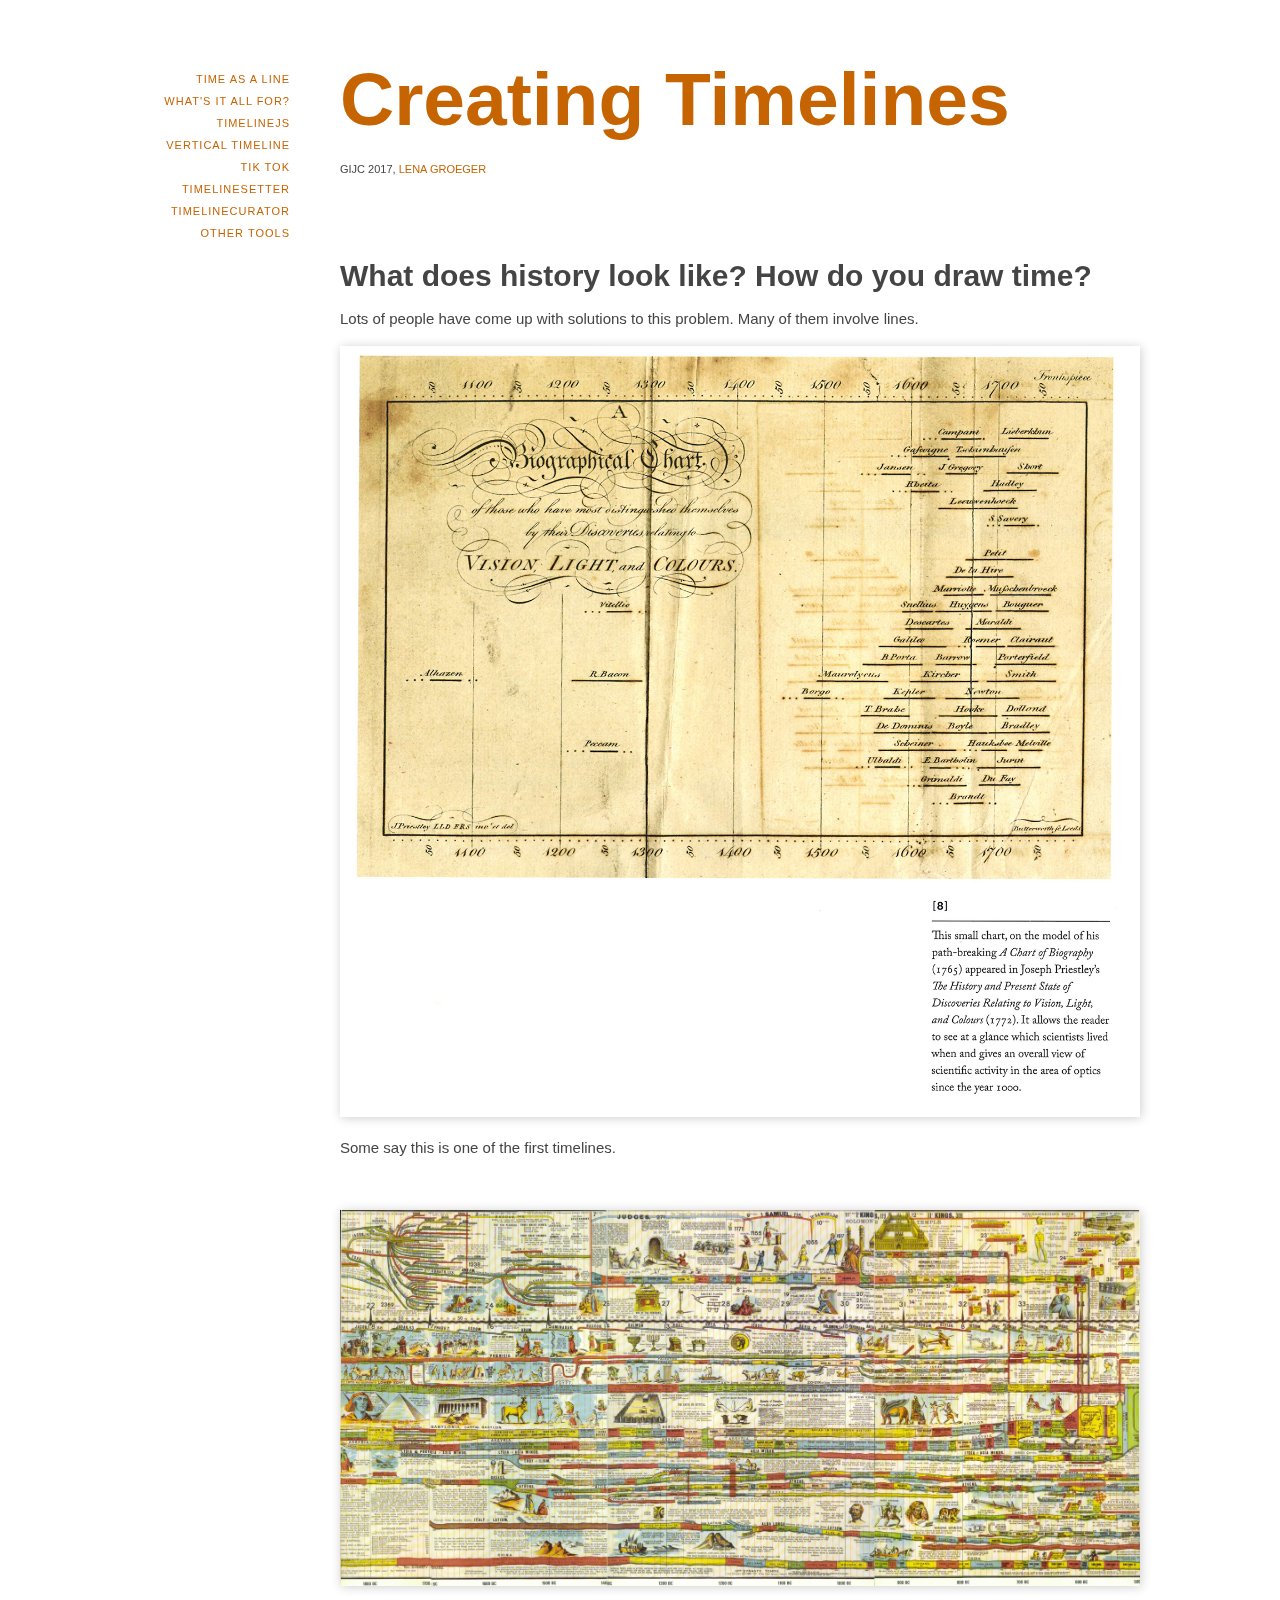
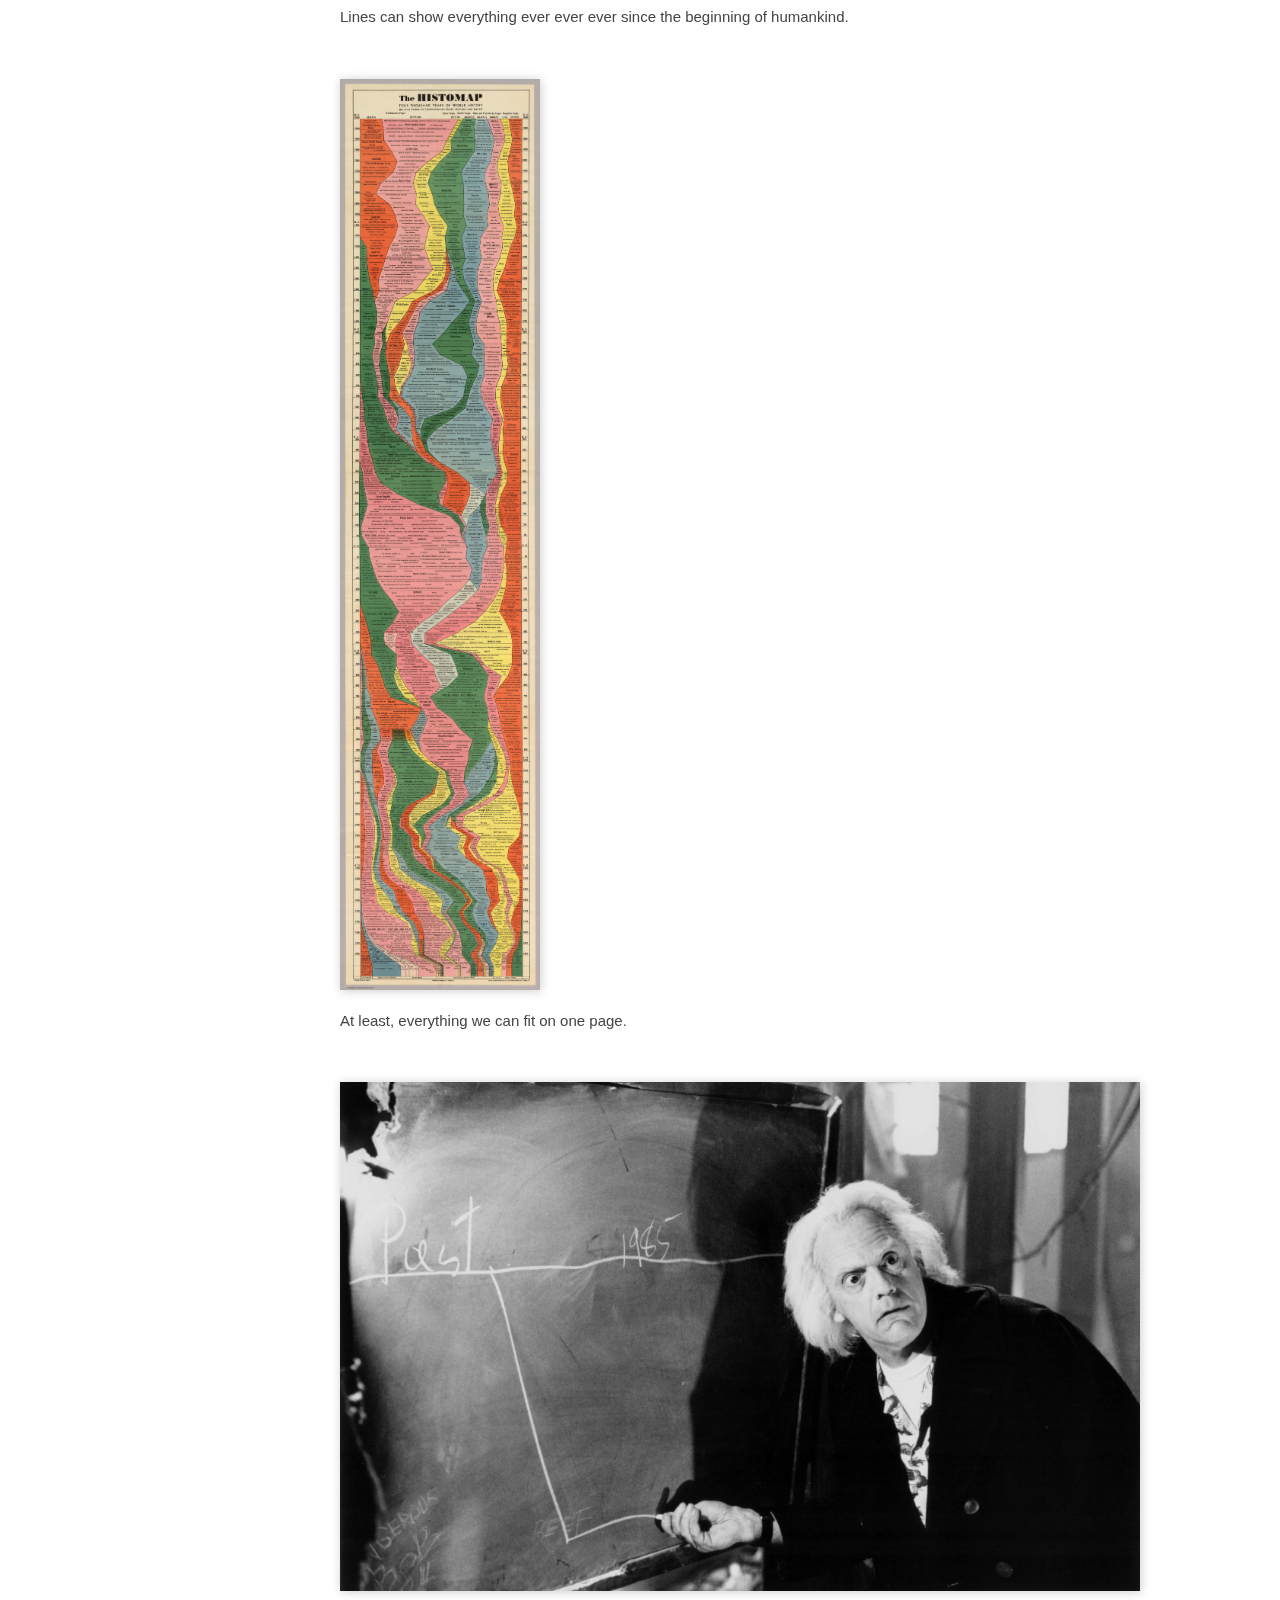
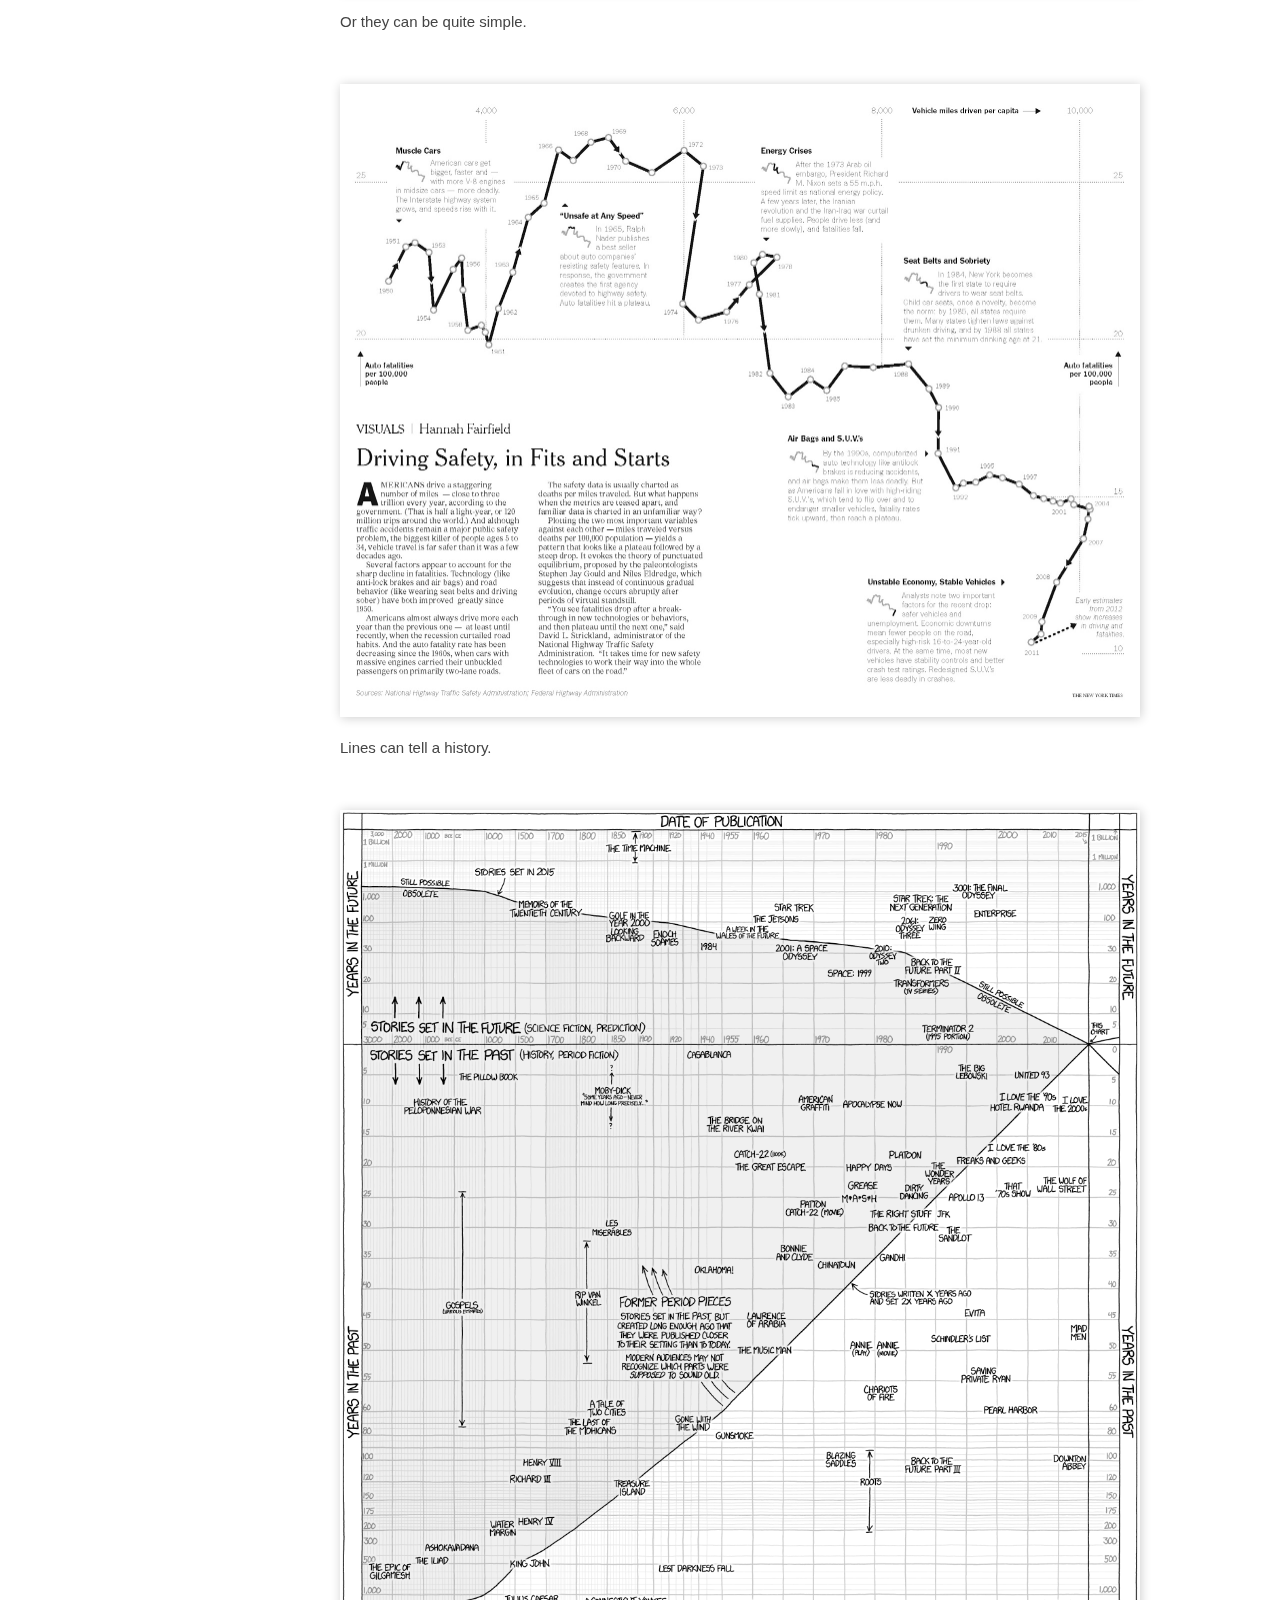
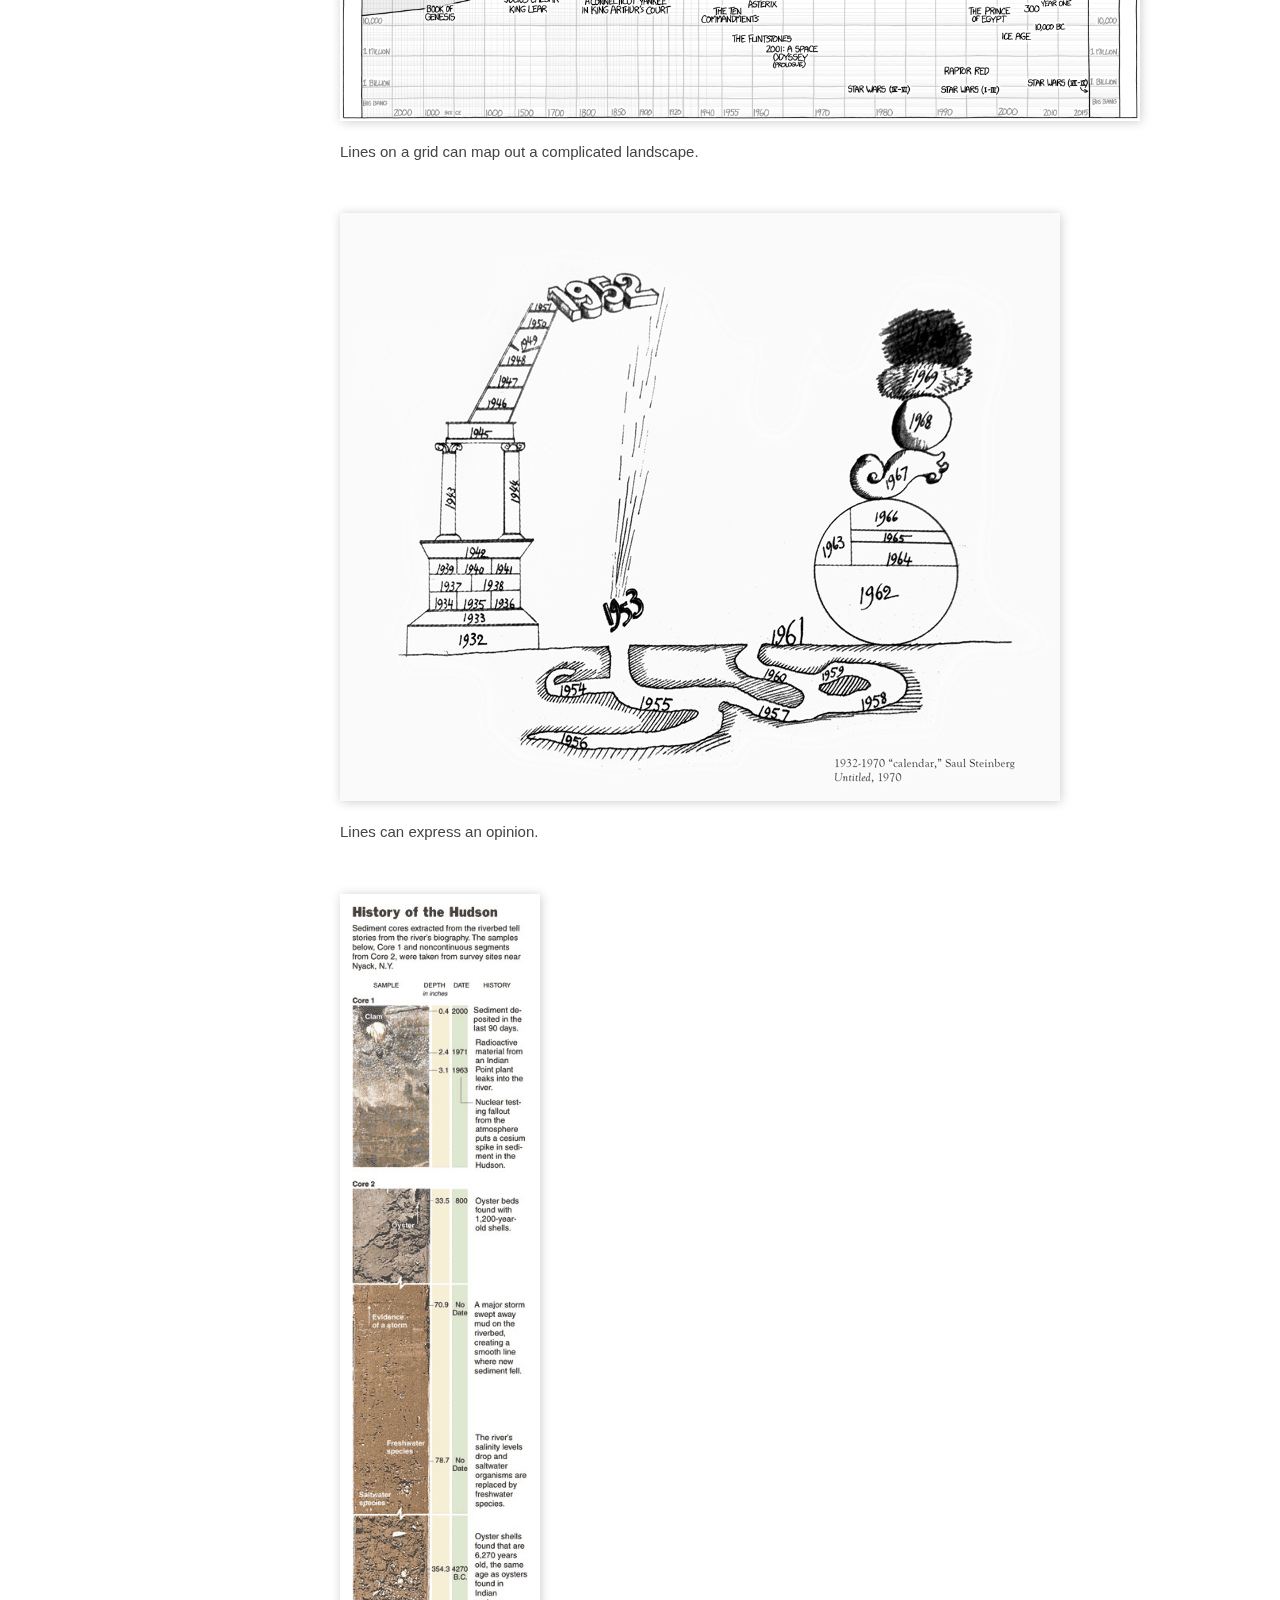
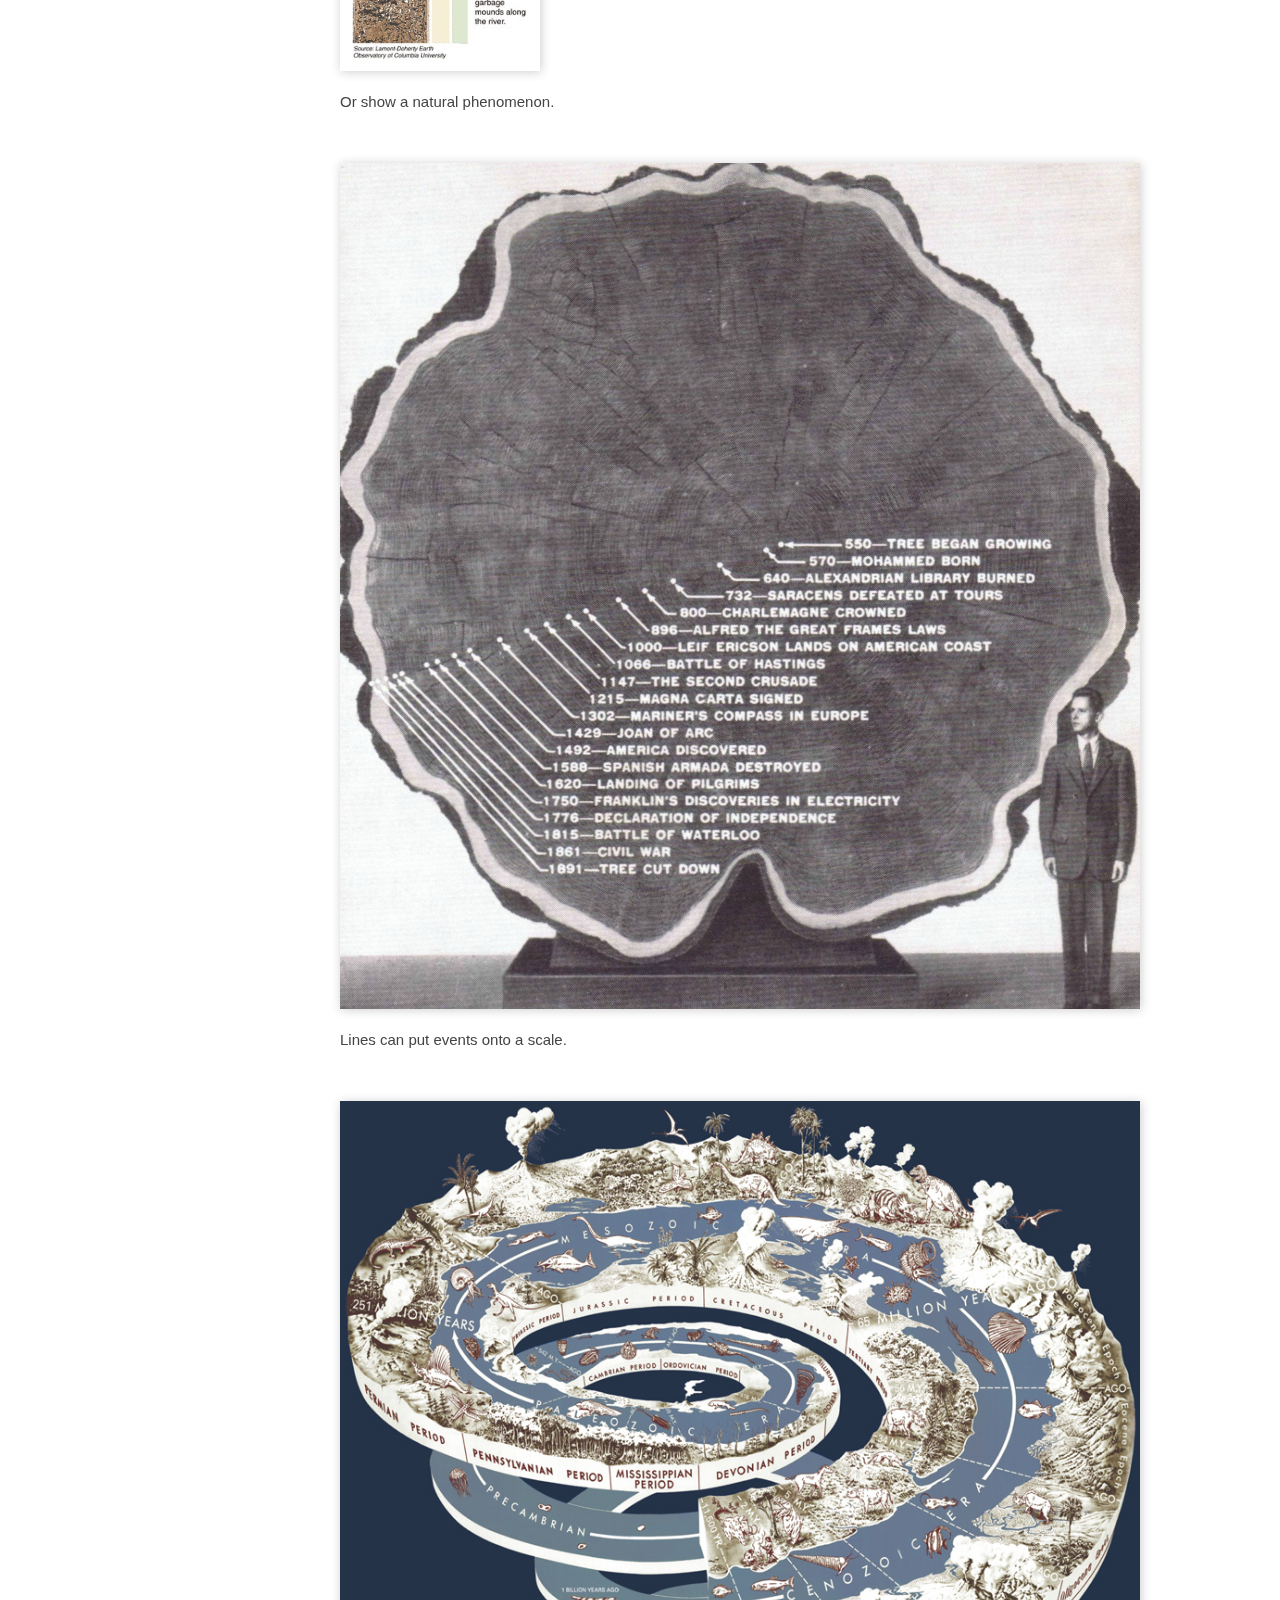
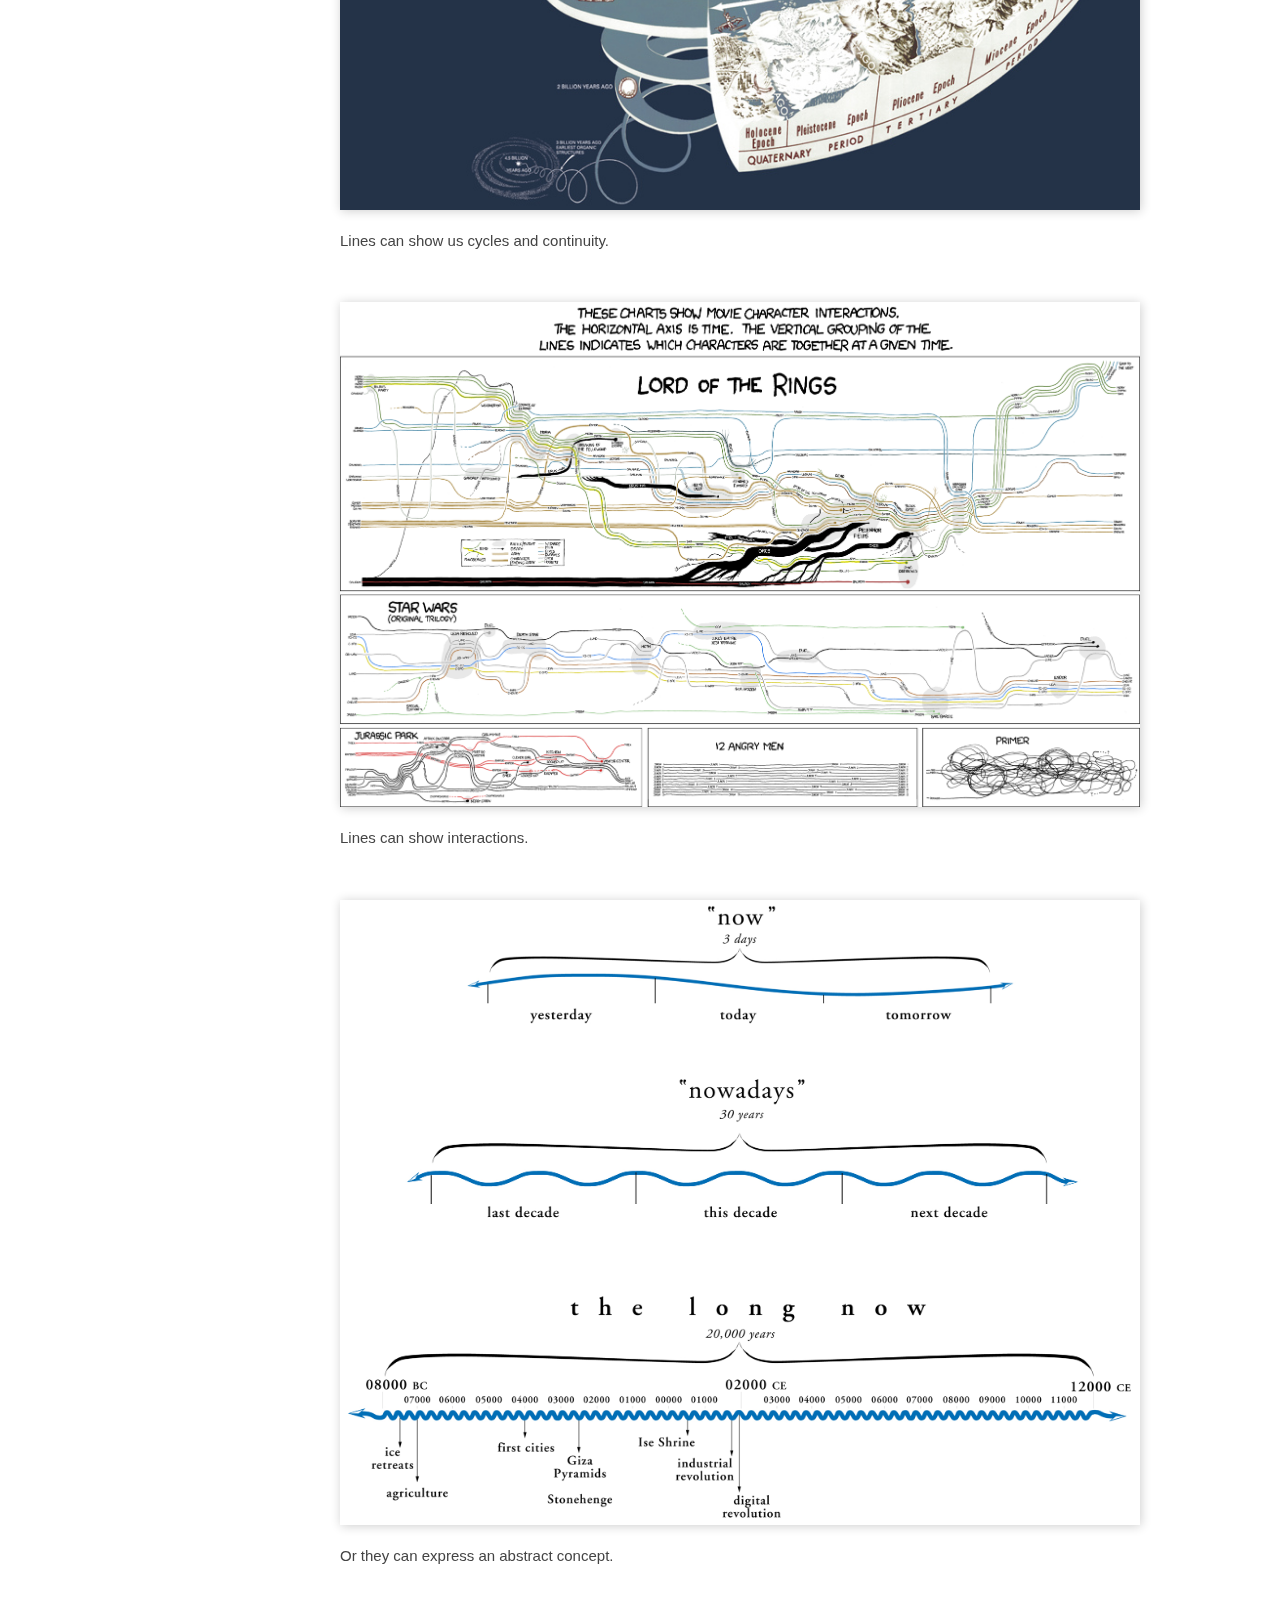
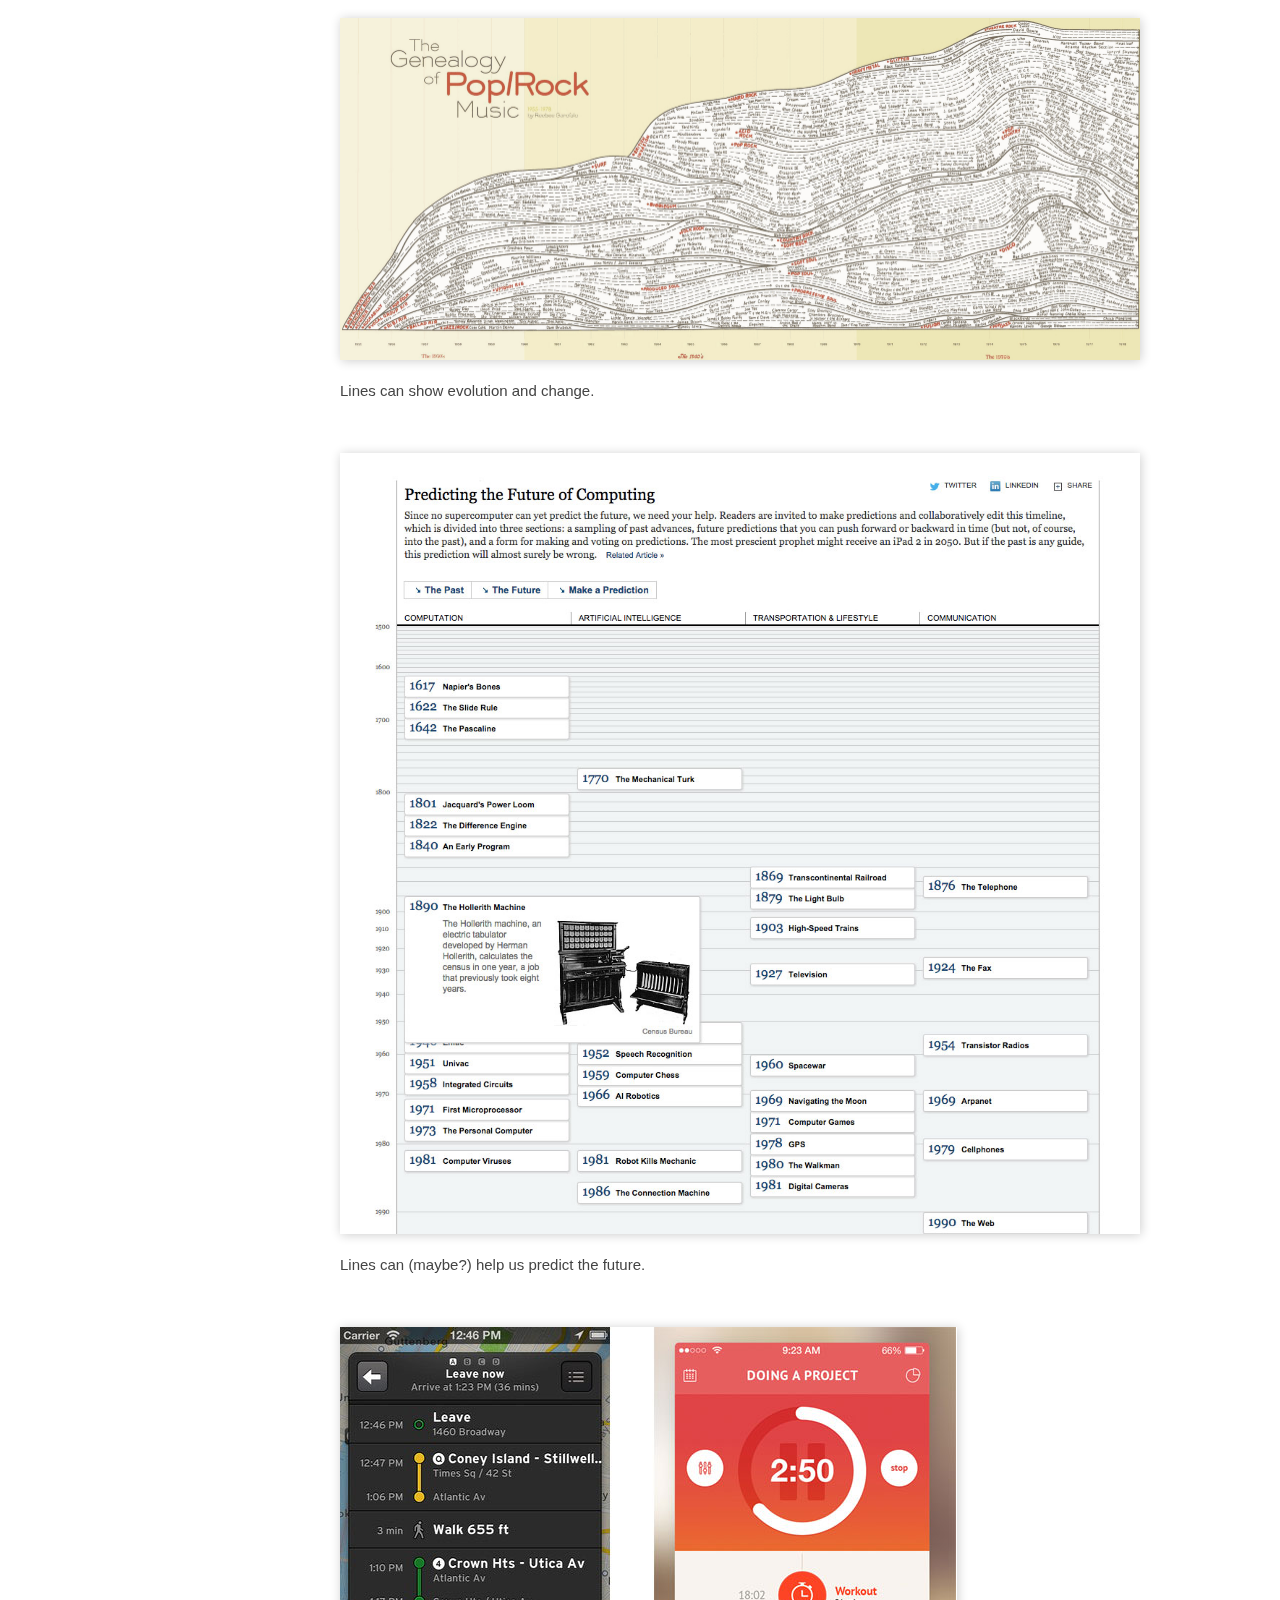
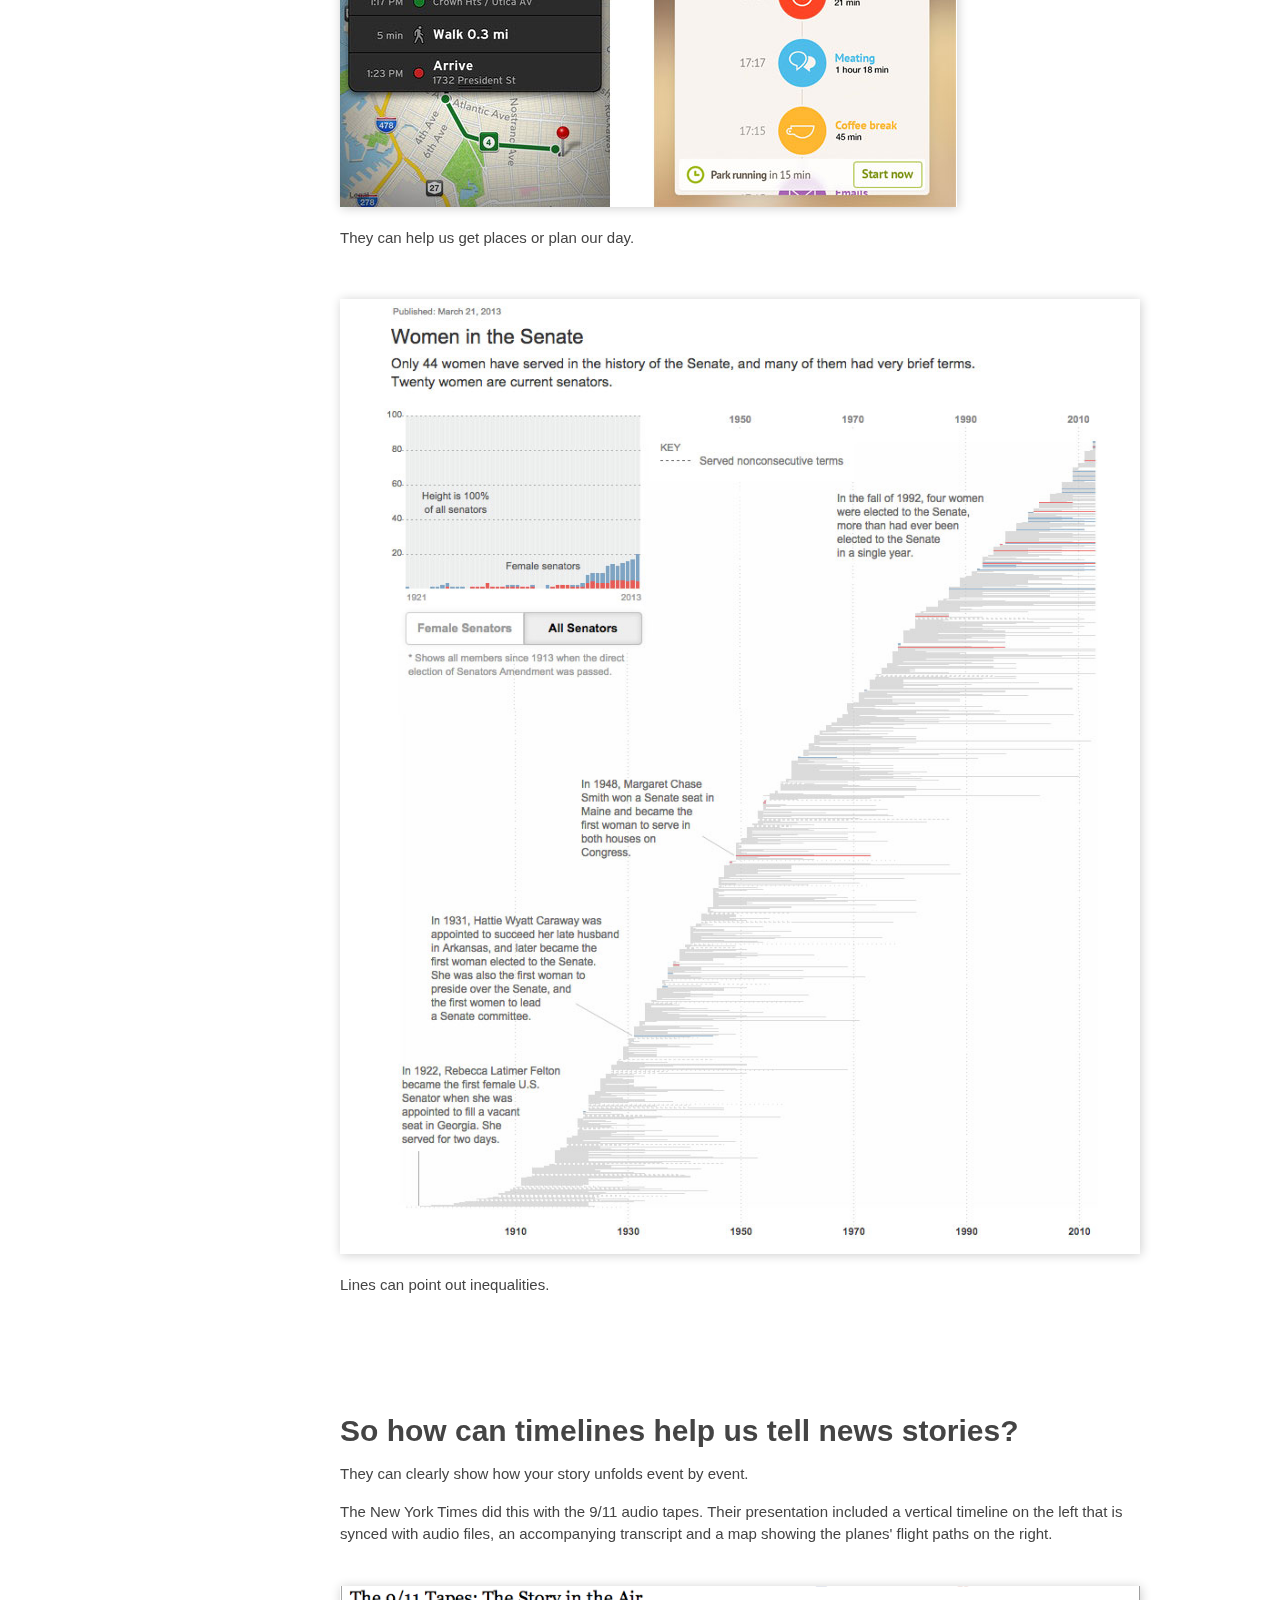
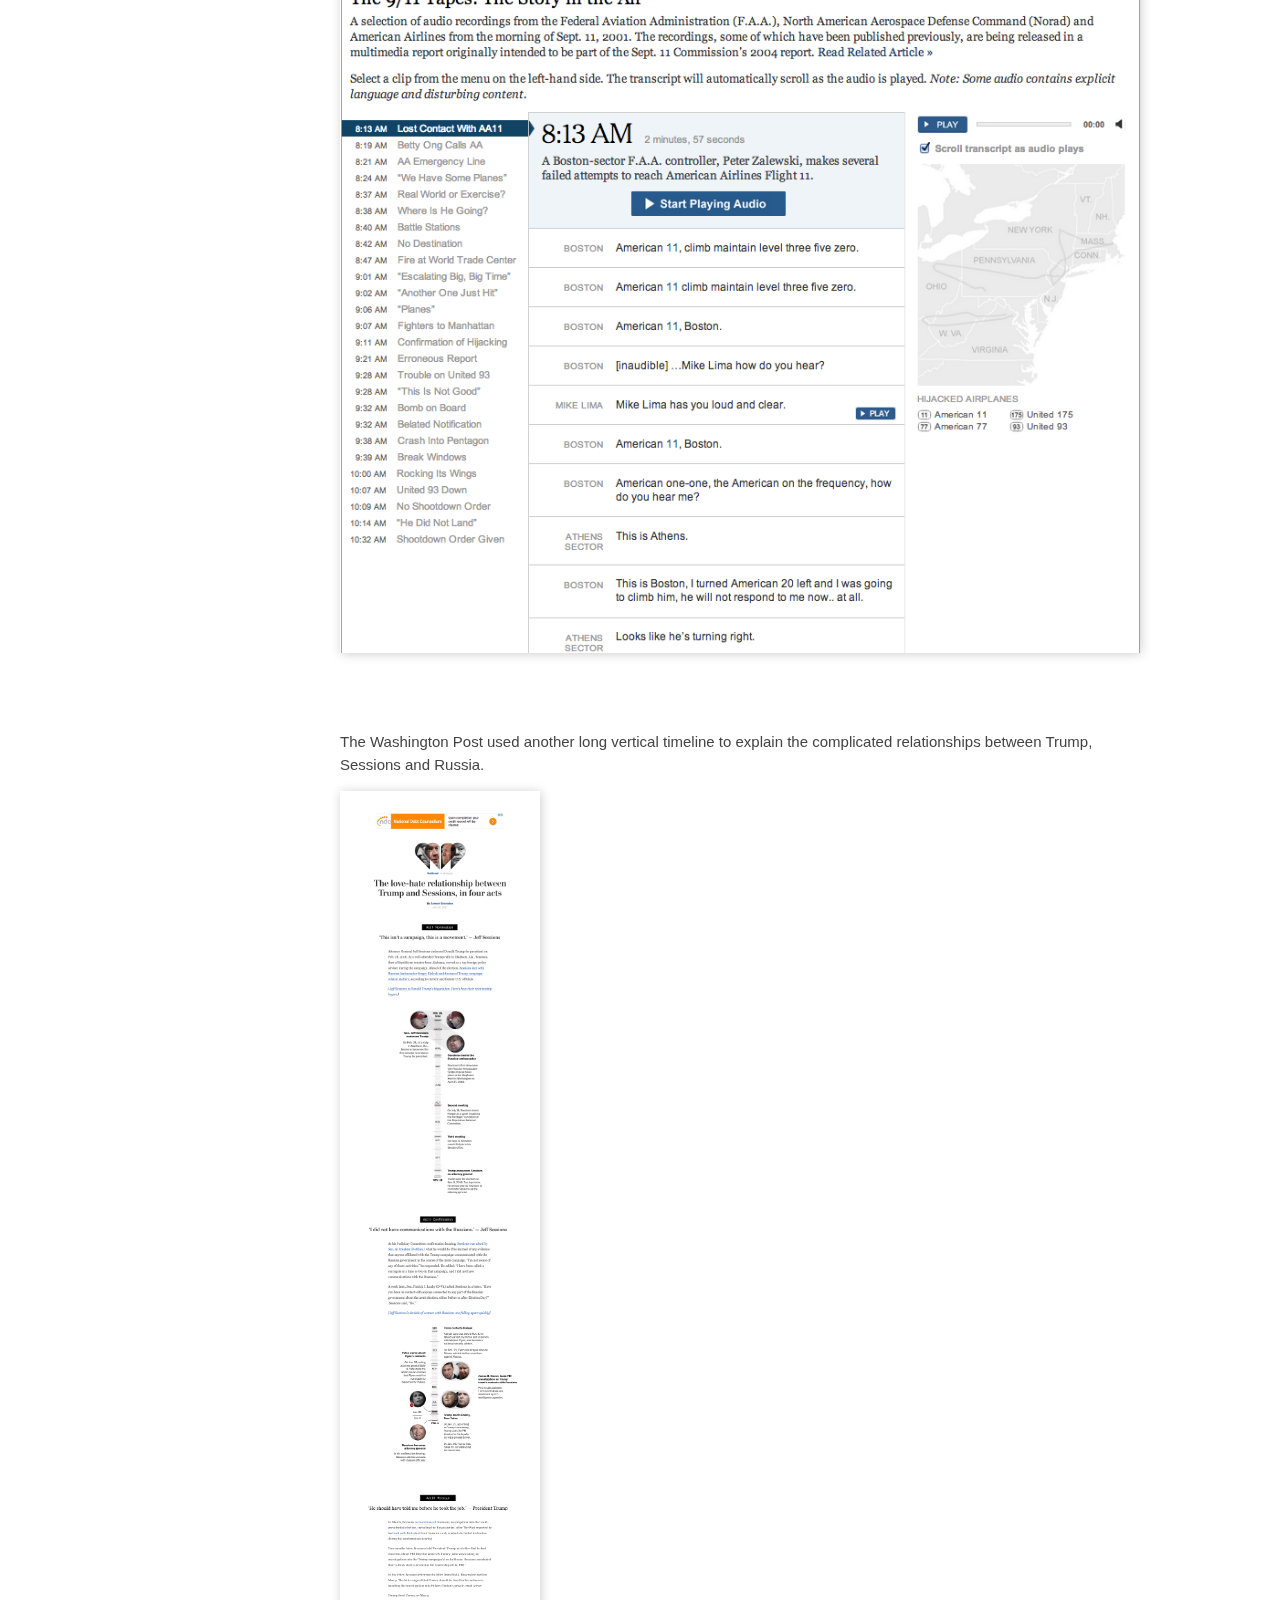
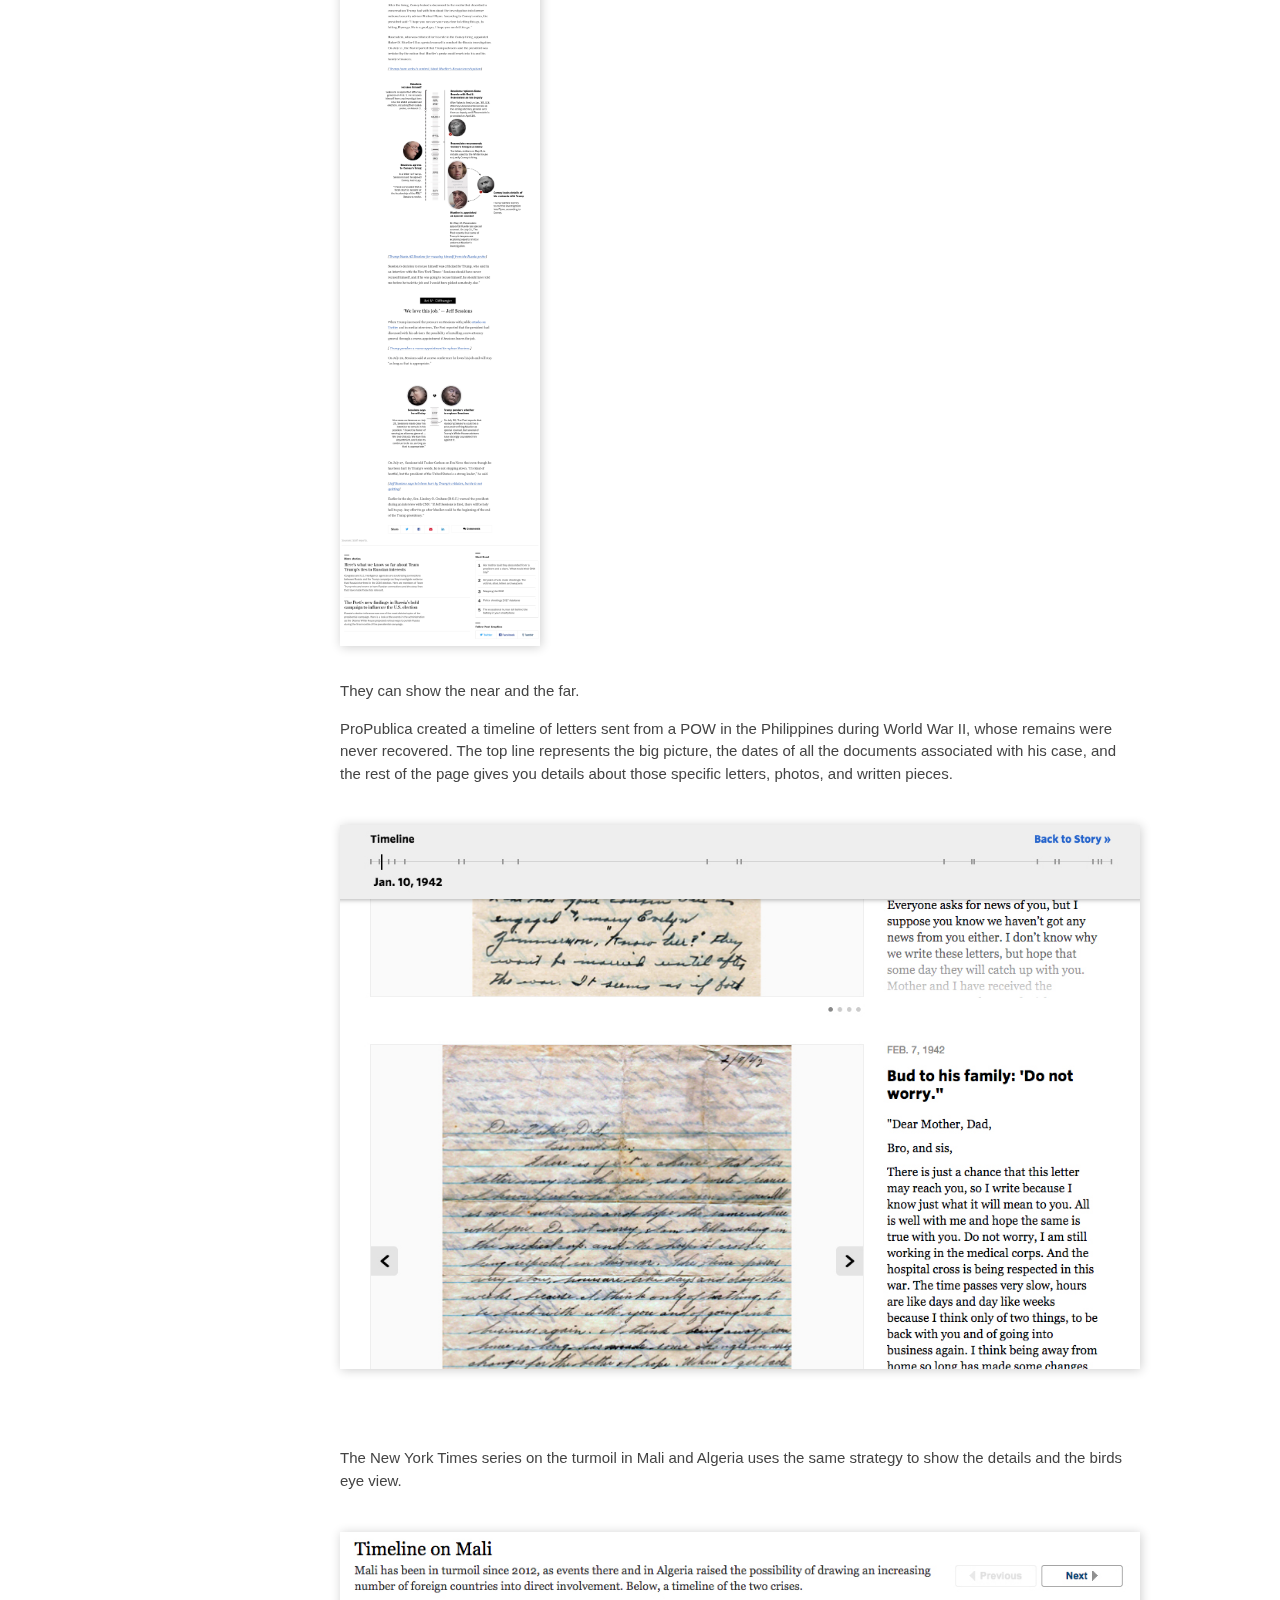
<file: index.html>
<html>
  <head>
    <meta name="viewport" content="width=device-width, initial-scale=1">

    <title>Creating Timelines</title>
    <script type="text/javascript" src="http://code.jquery.com/jquery-1.11.2.js"></script>
    <script type="text/javascript" src="http://lenagroeger.s3.amazonaws.com/talks/common/scrollyfixiestuff.js"></script>
    <link rel="stylesheet" href="timeline2.css" type="text/css">
  </head>

  <body>


  <div id="container">

    <div class="nav">
      <ul>
      <li class="intro-nav"><a href="#intro">Time as a line</a></li>
      <li class="timelinegoals-nav"><a href="#timelinegoals">What's it all for?</a></li>
      <li class="timelinejs-nav"><a href="#timelinejs">TimelineJS</a></li>
      <li class="vtimeline-nav"><a href="#vtimeline">Vertical Timeline</a></li>
      <li class="tiktok-nav"><a href="#tiktok">Tik Tok</a></li>
      <li class="setter-nav"><a href="#setter">TimelineSetter</a></li>
      <li class="curator-nav"><a href="#curator">TimelineCurator</a></li>
      <li class="other-nav"><a href="#other">Other Tools</a></li>


      </ul>
    </div>


    <div id="content" >
      <h1>Creating Timelines</h1>
      <p class="talkers">GIJC 2017, <a target="_blank" href="https://twitter.com/lenagroeger">Lena Groeger</a></p>

      <div id="intro" class="section">
        <h2>What does history look like? How do you draw time? </h2>

        <p>Lots of people have come up with solutions to this problem. Many of them involve lines. </p>

      <div class="timeline-examples">

        <a target="_blank" href="img/firsttimeline.jpg"><img src="img/firsttimeline.jpg"/></a>
        <p>Some say this is one of the first timelines. </p>


 <a target="_blank" href="img/worldhistorychart.jpg"><img src="img/worldhistorychart.jpg"/></a>
    <p>Lines can show everything ever ever ever since the beginning of humankind.</p>

 <a target="_blank" href="img/histomapwider.jpg"><img style="width:200px" src="img/histomapwider.jpg"/></a>
<p>At least, everything we can fit on one page.</p>


        <a target="_blank" href="img/spacetimecontinuum.jpg"><img src="img/spacetimecontinuum.jpg"/></a>
        <p>Or they can be quite simple.</p>

<!--         <a target="_blank" href="img/Back_to_the_Future_Timeline.jpg">
        <img src="img/Back_to_the_Future_Timeline.jpg"/></a>
        <p>Sometimes it takes a few more lines to do the job.</p> -->

        <a target="_blank" href="img/DRIVINGtimeline.jpg"><img src="img/DRIVINGtimeline.jpg"/></a>
        <p>Lines can tell a history. </p>

        <a target="_blank" href="img/stories_of_the_past_and_future_large.png"><img src="img/stories_of_the_past_and_future_large.png"/></a>
        <p>Lines on a grid can map out a complicated landscape. </p>

        <a target="_blank" href="img/1932-1970.jpg"><img src="img/1932-1970.jpg"/></a>
          <p>Lines can express an opinion.</p>

        <a target="_blank" href="img/soiltimeline.jpg"><img src="img/soiltimeline.jpg" style="width:200px"/></a>
          <p>Or show a natural phenomenon. </p>

        <a target="_blank" href="img/treeringtimeline2.jpg"><img src="img/treeringtimeline2.jpg"/></a>
        <p>Lines can put events onto a scale.</p>

        <a target="_blank" href="img/circlehistoryworld.jpg"><img src="img/circlehistoryworld.jpg"/></a>
        <p>Lines can show us cycles and continuity.</p>


        <a target="_blank" href="img/movie_narrative_charts_large.png"><img src="img/movie_narrative_charts_large.png"/></a>
        <p>Lines can show interactions.</p>

        <a target="_blank" href="img/LongNowDiag.jpg"><img src="img/LongNowDiag.jpg"/></a>
          <p>Or they can express an abstract concept.</p>
        <a target="_blank" href="img/rock_and_roll_history.png"><img src="img/rock_and_roll_history.png"/></a>
        <p>Lines can show evolution and change.</p>


     <a target="_blank" href="http://www.nytimes.com/interactive/2011/12/06/science/20111206-technology-timeline.html"><img src="img/futurecomputing.jpg"/></a>
       <p>Lines can (maybe?) help us predict the future.</p>




  <a target="_blank" href="img/mobiletimelines.jpg"><img src="img/mobiletimelines.jpg"/></a>
       <p>They can help us get places or plan our day.</p>


  <a target="_blank" href="http://www.nytimes.com/interactive/2013/03/22/us/politics/women-in-the-senate.html"><img src="img/womensenate.jpg"/></a>
       <p>Lines can point out inequalities.</p>




        </div>
      </div>



      <div id="timelinegoals" class="section">
        <h2>So how can timelines help us tell news stories?</h2>
        <p><strong>They can clearly show how your story unfolds event by event.</strong></p>
        <p>The New York Times did this with the 9/11 audio tapes. Their presentation included a vertical timeline on the left that is synced with audio files, an accompanying transcript and a map showing the planes' flight paths on the right.</p>
        <span><a target="_blank" href="http://www.nytimes.com/interactive/2011/09/08/nyregion/911-tapes.html"><img src="img/nytimes_911tapes_timeline.png"></a></span>


<br></br>

   <p> The Washington Post used another long vertical timeline to explain the complicated relationships between Trump, Sessions and Russia. </p>

  <a target="_blank" href="https://www.washingtonpost.com/graphics/2017/national/sessions-timeline/?utm_term=.58444a4849af"><img style="width:200px" src="img/trump-sessions.png"/></a>

<br></br>
        <p><strong>They can show the near and the far.</strong></p>
        <p>ProPublica created a timeline of letters sent from a POW in the Philippines during World War II, whose remains were never recovered. The top line represents the big picture, the dates of all the documents associated with his case, and the rest of the page gives you details about those specific letters, photos, and written pieces.</p>

     <span><a target="_blank" href="http://projects.propublica.org/graphics/mia-letters"><img src="img/budsrecords.jpg"/></a></span>

<br></br>
     <p>The New York Times series on the turmoil in Mali and Algeria uses the same strategy to show the details and the birds eye view. </p>

       <span><a target="_blank" href="http://www.nytimes.com/interactive/2013/01/18/world/africa/mali-algeria-timeline.html#/#time231_6940"><img src="img/saharatimeline.jpg"/></a></span>


       <br></br>


        <p>California Watch used a timeline to go behind the scenes and explain how its investigation into structural problems in California public schools unfolded. The timeline is horizontal, with multimedia and a constantly updating document counter.</p>
        <span><a target="_blank" href="http://californiawatch.org/node/6741"><img src="img/californiawatch_onshakyground.png"></a></span>

        <p><strong>Timelines can orient readers in time by linking up events in your story with more well-known events.</strong></p>
        <p>For ProPublica's investigation into Memorial Medical Center after Hurricane Katrina, they paired events that received a lot of news coverage in Katrina's aftermath with the tick-tock of events unfolding inside Memorial Medical Center.</p>
        <span><a target="_blank" href="http://www.propublica.org/special/timeline-katrina-and-its-aftermath"><img src="img/katrina_memorialmedicalcenter_timeline.png"></a></span>

<br></br>



  <p> The New York Times used the same approach in their timeline of events leading to FBI Director James Comey's firing. This timeline lets you see how simultaneous events – what happened publicly versus what happened behind the scenes – line up side by side.</p>
  <a target="_blank" href="https://www.nytimes.com/interactive/2017/05/11/us/politics/trump-comey-fired-timeline.html"><img style="width:200px" src="img/comey_fired.png"/></a>


<br></br>
        <p><strong>Timelines can provide readers with a history of the story's subject, a sort of roadmap of how we got here.</strong></p>
        <p>For ProPublica's investigation into presidential pardons, they paired notable pardons with a chart showing pardons granted per year.</p>
        <span><a target="_blank" href="http://www.propublica.org/special/timeline-a-history-of-pardons"><img src="img/uspardons_history.png"></a></span>

<br></br>

        <p><strong>Timelines can show trends.</strong></p>
        <p>For a story about changing regulations on fracking, ProPublica created a timeline grid, shading each box depending on whether it supported or limited hydraulic fracturing.</p>
        <span><a target="_blank" href="http://www.propublica.org/special/from-gung-ho-to-uh-oh-charting-the-governments-moves-on-fracking"><img src="img/gungho.jpg"></a></span>

      </div>

      <div>
        <h2>So how do I make my own timelines? </h2>
        <p>There are many ways. Here are just a few free tools you can use to help. None of them require more than a spreadsheet and (at most!) a few lines of code.</p>
      </div>

      <div id="timelinejs" class="section">


        <h2>TimelineJS</h2>

        <p><a target="_blank" href="http://timeline.verite.co/">TimelineJS</a> takes a more slideshow approach to timelines. It's got a navigation element on the bottom, and room for large photos and big quotes. You can embed pretty much whatever you want: videos, Flickr photos, tweets, etc. Here's a sample of what TimelineJS looks like: </p>

        <span><img src="img/timelinejs_example.jpg"></span>

        <p>And a couple more:</p>
        <ul>
          <li><a target="_blank" href="http://backtoghana.com/timeline">History of Ghana</a></li>
          <li><a target="_blank" href="http://timeline.verite.co/examples/republican/">The Republican Round Up</a></li>
          <li><a target="_blank" href="http://timeline.verite.co/examples/user-interface/">Revolutionary User Interfaces</a></li>
        </ul>

        <p>There are only a few steps to making your own Timeline JS timeline. </p>
        <p> <b>1. Create your spreadsheet</b></p>
        <a target="_blank" href="http://timeline.knightlab.com/#make"><img src="img/timelinejs1.jpg"></a>

        <p>All you need to start with Timeline JS is a Google Spreadsheet. Here's the <a target="_blank" href="https://docs.google.com/spreadsheets/d/1pHBvXN7nmGkiG8uQSUB82eNlnL8xHu6kydzH_-eguHQ/copy">TimelineJS Google Spreadsheet template</a>, and here's an example: </p>
        <span><a target="_blank" href="https://docs.google.com/spreadsheets/d/1pHBvXN7nmGkiG8uQSUB82eNlnL8xHu6kydzH_-eguHQ/copy"><img src="img/timelinejs_spreadsheet.jpg"></a></span>

        <p> <b>2. Publish it to the web.</b></p>
         <a target="_blank" href="http://timeline.knightlab.com/#make"><img src="img/timelinejs2.jpg"></a>

        <p>Make sure you select "Publish to the Web" from the File menu.


        <p> <b>3. Generate your timeline.</b></p>
        <a target="_blank" href="http://timeline.knightlab.com/#make"><img src="img/timelinejs3.jpg"></a>
        <p> Stick the url to your own Goodle Spreadsheet (find it by going to File > Publish to the Web, and copying the link at the bottom) into <a target="_blank" href="http://timeline.knightlab.com/#make">the site's own embed code generator</a>, and you can preview your timeline right there, and adjust accordingly.</p>

        <p>If you want a little more control, you can follow the directions on the <a target="_blank" href="https://github.com/NUKnightLab/TimelineJS3">TimelineJS3 GitHub page</a> and paste this embed code right into your page. Here you can set the same options (like height, width, font, etc) as well as link to your own styles or additional javascript files.  </p>
        <span><script src="https://gist.github.com/lenagroeger/739dc5839863209cddbd.js"></script></span>

      </div>



      <div id="vtimeline" class="section">
        <h2>Vertical Timeline</h2>


        <p> <a target="_blank" href="http://johnkeefe.net/the-thinking-behind-wnycs-new-vertical-timeli">WNYC's Vertical Timeline</a> uses a more Facebook style approach to show events over time. Here's an example: </p>
        <span><a target="_blank" href="http://builtbybalance.com/github-timeline/"><img src="img/verticaltimeline_example.jpg"></a></span>

        <p> And another one: <a target="_blank" href="http://www.wnyc.org/blogs/empire/2012/may/07/timeline-pedro-espadas-long-dance-law/">Pedro Espada's Long Dance with the Law</a></p>

        <p> All you need is a <a target="_blank" href="https://docs.google.com/spreadsheet/ccc?key=0Al2vbsd4zHJbdFNRaFBuMjNWTUNHenFhdTR2elYxMUE#gid=0">Google spreadsheet</a>, formatted like this: </p>
        <span><a target="_blank" href="https://docs.google.com/spreadsheet/ccc?key=0Al2vbsd4zHJbdFNRaFBuMjNWTUNHenFhdTR2elYxMUE#gid=0"><img src="img/verticaltimeline_spreadsheet.jpg"/></a></span>
        <p> Here's <a target="_blank" href="https://docs.google.com/spreadsheet/ccc?key=0Al2vbsd4zHJbdFNRaFBuMjNWTUNHenFhdTR2elYxMUE#gid=0">WNYC's Google Spreadsheet template.</a> </p>

        <p> You'll need to include several javascript files in your page for the timeline to work. You can download them all from the <a target="_blank" href="https://github.com/balancemedia/Timeline/tree/master/js">Vertical Timeline GitHub page</a>. To link your own Google spreadsheet to the timeline, all you do is paste the key to your spreadsheet at the beginning your script.js file. You can get that key by going to File > Publish to the Web, copying the part between the <code>key=</code> and <code>&amp;</code> from the link at the bottom.</p>

         <span><script src="https://gist.github.com/lenagroeger/5026625.js"></script></span>

        <p> Vertical Timeline uses a couple of handy libraries including <a target="_blank" href="https://github.com/jsoma/tabletop">Tabletop.js</a> to hook up your Google Spreadsheet, <a target="_blank" href="http://handlebarsjs.com/">Handlebars.js</a> for templating, and <a target="_blank" href="http://isotope.metafizzy.co/">Isotope.js</a> to filter or sort the events (and get those very cool transitions). Here's an example of what the code looks like for the sample timeline we pictured above: </p>
        <span><script src="https://gist.github.com/lenagroeger/5014929.js"></script></span>
      </div>



      <div id="tiktok" class="section">
        <h2>Tik Tok</h2>

       <p><a href="http://datanews.github.io/tik-tok/">Tik Tok</a> is the newest timeline tool from the data/interactive team at WNYC. They call it "a Javascript tool to easily create beautiful, simple, mobile-friendly, vertical timelines." It's basically a snazzier version of the Vertical Timeline tool.</p>

       <p><span><a target="_blank" href="http://datanews.github.io/tik-tok/"><img src="img/tiktok.jpg"></a></span></p>

        <p>They've written up <a href="https://source.opennews.org/en-US/articles/beautiful-timelines-easy-way-tik-tok/">an longer introduction here </a>, but the code is pretty straightforward.</p>

        <p>Here's all the HTML you need to get started:

          <span><script src="https://gist.github.com/lenagroeger/518bf632445eb6a4f394.js"></script></span></p>
          <br>

          <p>And the Javascript, taken straight from their example:
           <span><script src="https://gist.github.com/lenagroeger/28cb1d61d9aa47ef03c9.js"></script></span></p>

          <p>Simple enough, right?</p>




      </div>

      <div id="setter" class="section">
        <h2>TimelineSetter</h2>

        <p><a target="_blank" href="http://propublica.github.com/timeline-setter/">ProPublica's TimelineSetter</a> takes a slideshow approach with a navigation bar on top to show the series of events in the timeline at a glance and "cards" below that can be customized to include multiple sources of media, including photos, slideshows of photos, videos, maps, document embeds, etc. It can also handle multiple parallel event series on the same timeline. Here's an example:</p>

        <span><img src="img/timelinesetter_example.png"></span>

        <p>And a couple more:</p>
        <ul>
          <li><a target="_blank" href="http://www.huffingtonpost.com/2011/09/09/ground-zero-world-trade-center-freedom-tower_n_955845.html">From Ground Zero To The World Trade Center</a></li>
          <!-- <li><a target="_blank" href="http://www.propublica.org/article/timeline-a-history-of-red-cross-blood-penalties">A History of Red Cross Blood Penalties</a></li> -->
          <li><a target="_blank" href="http://www.pbs.org/newshour/timeline/uprising/">Arab Awakening</a></li>
        </ul>

        <p>To get started, organize your timeline's events according to the following example spreadsheet with headers for date, display_date, description, link, series and html.</p>

        <span><img src="img/timelinesetter_spreadsheet_example.png"></span>

        <p>Save the spreadsheet as a .csv file. And then run the following line of code in your terminal, inserting the path to your .csv file after -c and the path to where you want the timeline and assets to be outputted to after -o.</p>

        <pre><code>timeline-setter -c /path/to/data.csv -o /path/to/output/directory</code></pre>

        <p> for example, here's what it would look like if you put a csv file into a a folder on your Desktop:</p>

        <pre><code> timeline-setter -c /Users/lgroeger/Desktop/timeline_test/timeline_data.csv -o /Users/lgroeger/Desktop/timeline_test/</code></pre>

        <p>And voila! Your timeline is ready to be embedded. For more ways to customize the appearance of your timeline, check out <a target="_blank" href="http://propublica.github.com/timeline-setter/">ProPublica's Github write-up</a>.</p>

        <p>If you want to make a TimelineSetter timeline with some sample data, you can <a target="_blank" href="timeline_data.csv">download the csv file</a> that we used for <a target="_blank" href="https://www.propublica.org/article/a-history-of-fda-inaction-on-animal-antibiotics">a timeline on the widespread use of animal antibiotics</a> and the FDA's lack of regulation.</p>

        <p>Once you download the file, put it into a folder and then run the above command, substituting your own path for the one given. A bunch of new files should be generated right into that folder, including one called timeline.html. Open that up in a browser, and you should see the FDA timeline.</p>

        <p>If you want, you can <a target="_blank" href="timeline_test.zip">download a sample folder</a> with all the finished files of a TimelineSetter timeline, to see what you should end up with.</p>

         <p>Feel free to play around with the styles, substitute your own photos or videos or anything else. </p>

</div>


      <div id="curator" class="section">
        <h2>TimeLineCurator</h2>

        <p>I've never used it, but <a href="http://www.cs.ubc.ca/group/infovis/software/TimeLineCurator/">TimelineCurator</a> is a tool created by the <a href="http://www.cs.ubc.ca/group/infovis/">UBC InfoVis Group</a> that extracts the dates from freeform text and generates a timeline. </p>

        <span><img src="img/curator.jpg"></span>

        <p>Here's their description of the tool: <em>TimeLineCurator quickly and automatically extracts temporal references in freeform text to generate a visual timeline. You can then interactively curate the events in this timeline until you are satisfied, or quickly decide that there is no interesting temporal structure within the document. You can also create a mashup of multiple documents against each other to compare their temporal structure.</em></p>


      </div>

      <div id="other" class="section">

        <h2>Other Tools </h2>
        <p>These are not all timeline tools per se, but can be used to create time-series based stories.</p>

        <p><a href="http://cartodb.github.io/odyssey.js/">Odyssey.js</a>, a way to "mix written narrative, multimedia, and map based interaction into a beautiful map driven story."</p>

        <p><a href="http://storymap.knightlab.com/">StoryMap JS</a>, a "free tool to help you tell stories on the web that highlight the locations of a series of events."</p>

        <p><a href="http://timemapper.okfnlabs.org/">TimeMapper</a>, another tool built on top of Timeline.js with additional features for mapping events to a map display. </p>

        <p>Know of any other timeline tools? Let me know <a href="https://twitter.com/lenagroeger">@lenagroeger</a>. </p>

      </div>


      <div id="contact" class="section">
        <br>

        <p id="starred-note">Note: Many examples come from <a href="http://www.amazon.com/Cartographies-Time-A-History-Timeline/dp/1616890584">Cartographies of Time: A History of the Timeline</a>, a great resource on the history of graphic representations of time.</p>


      </div>


    </div>

  </div>
  </body>

</html>
</file>
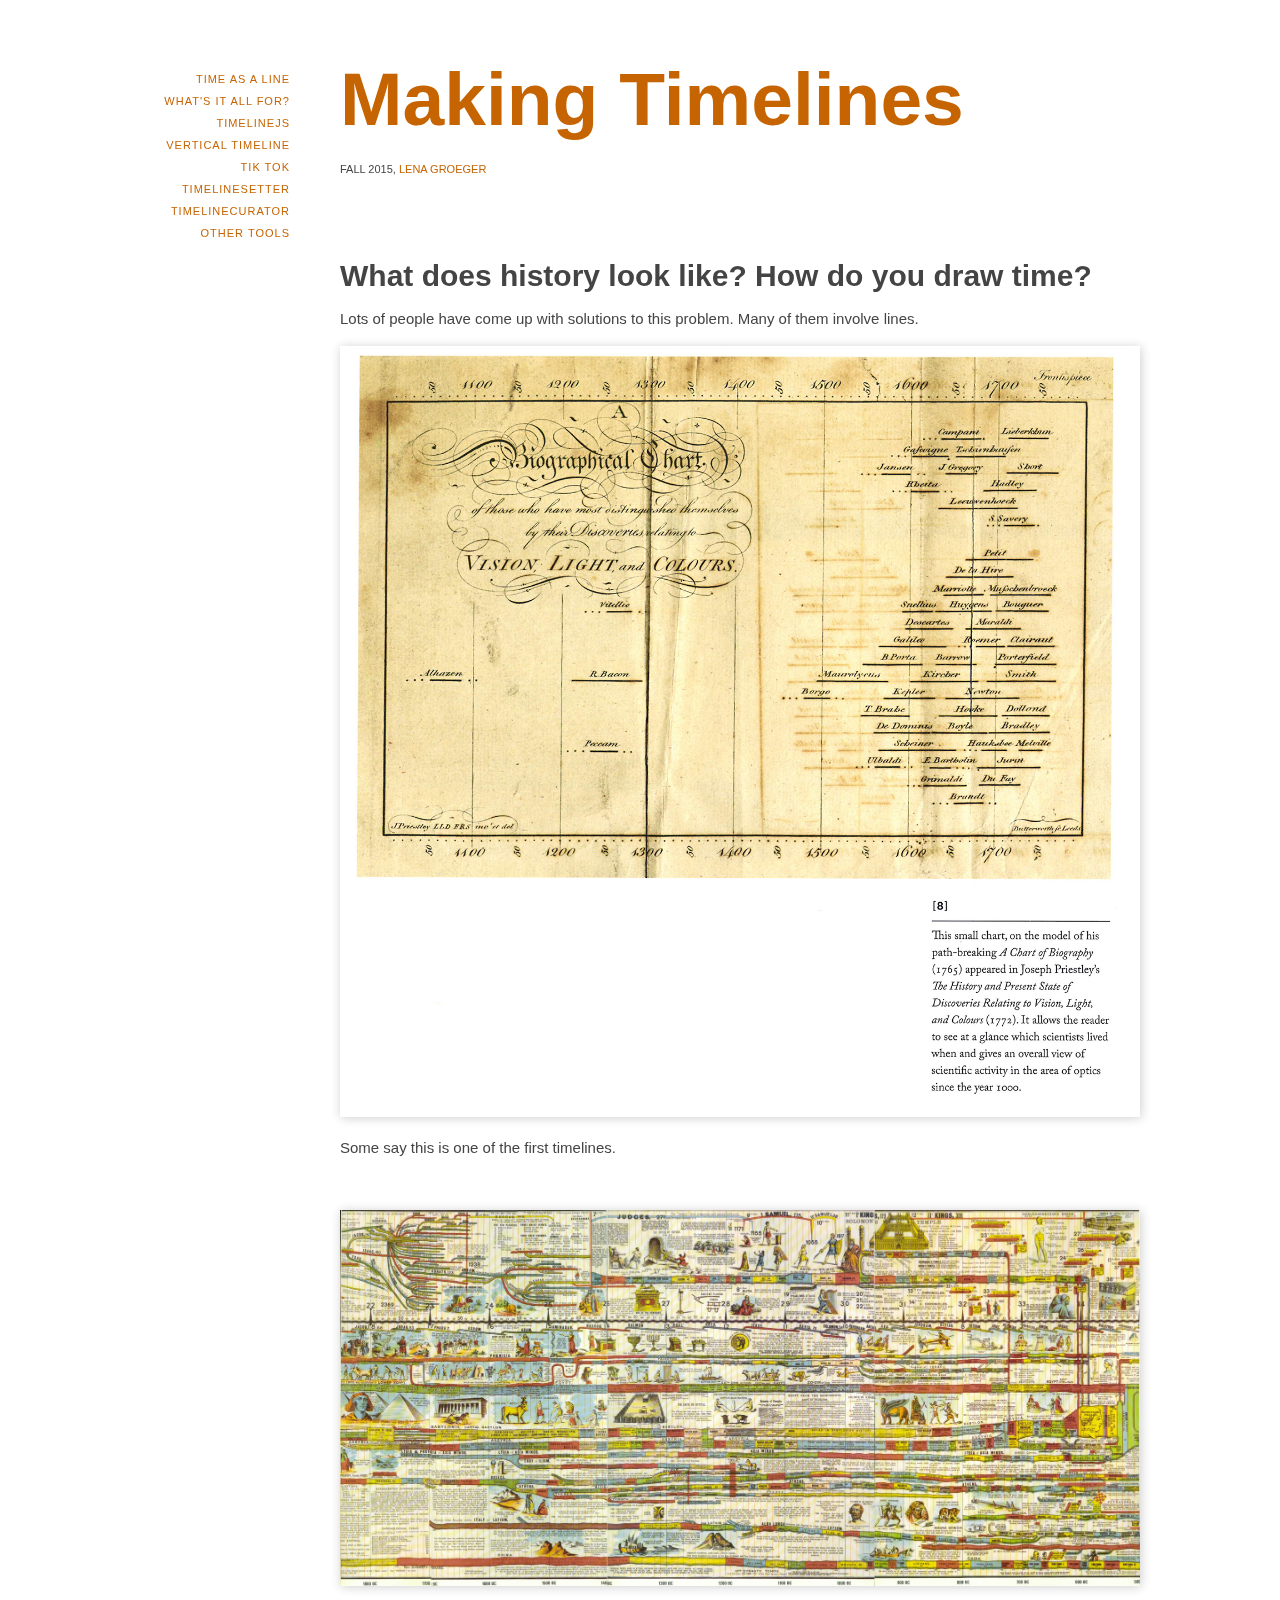
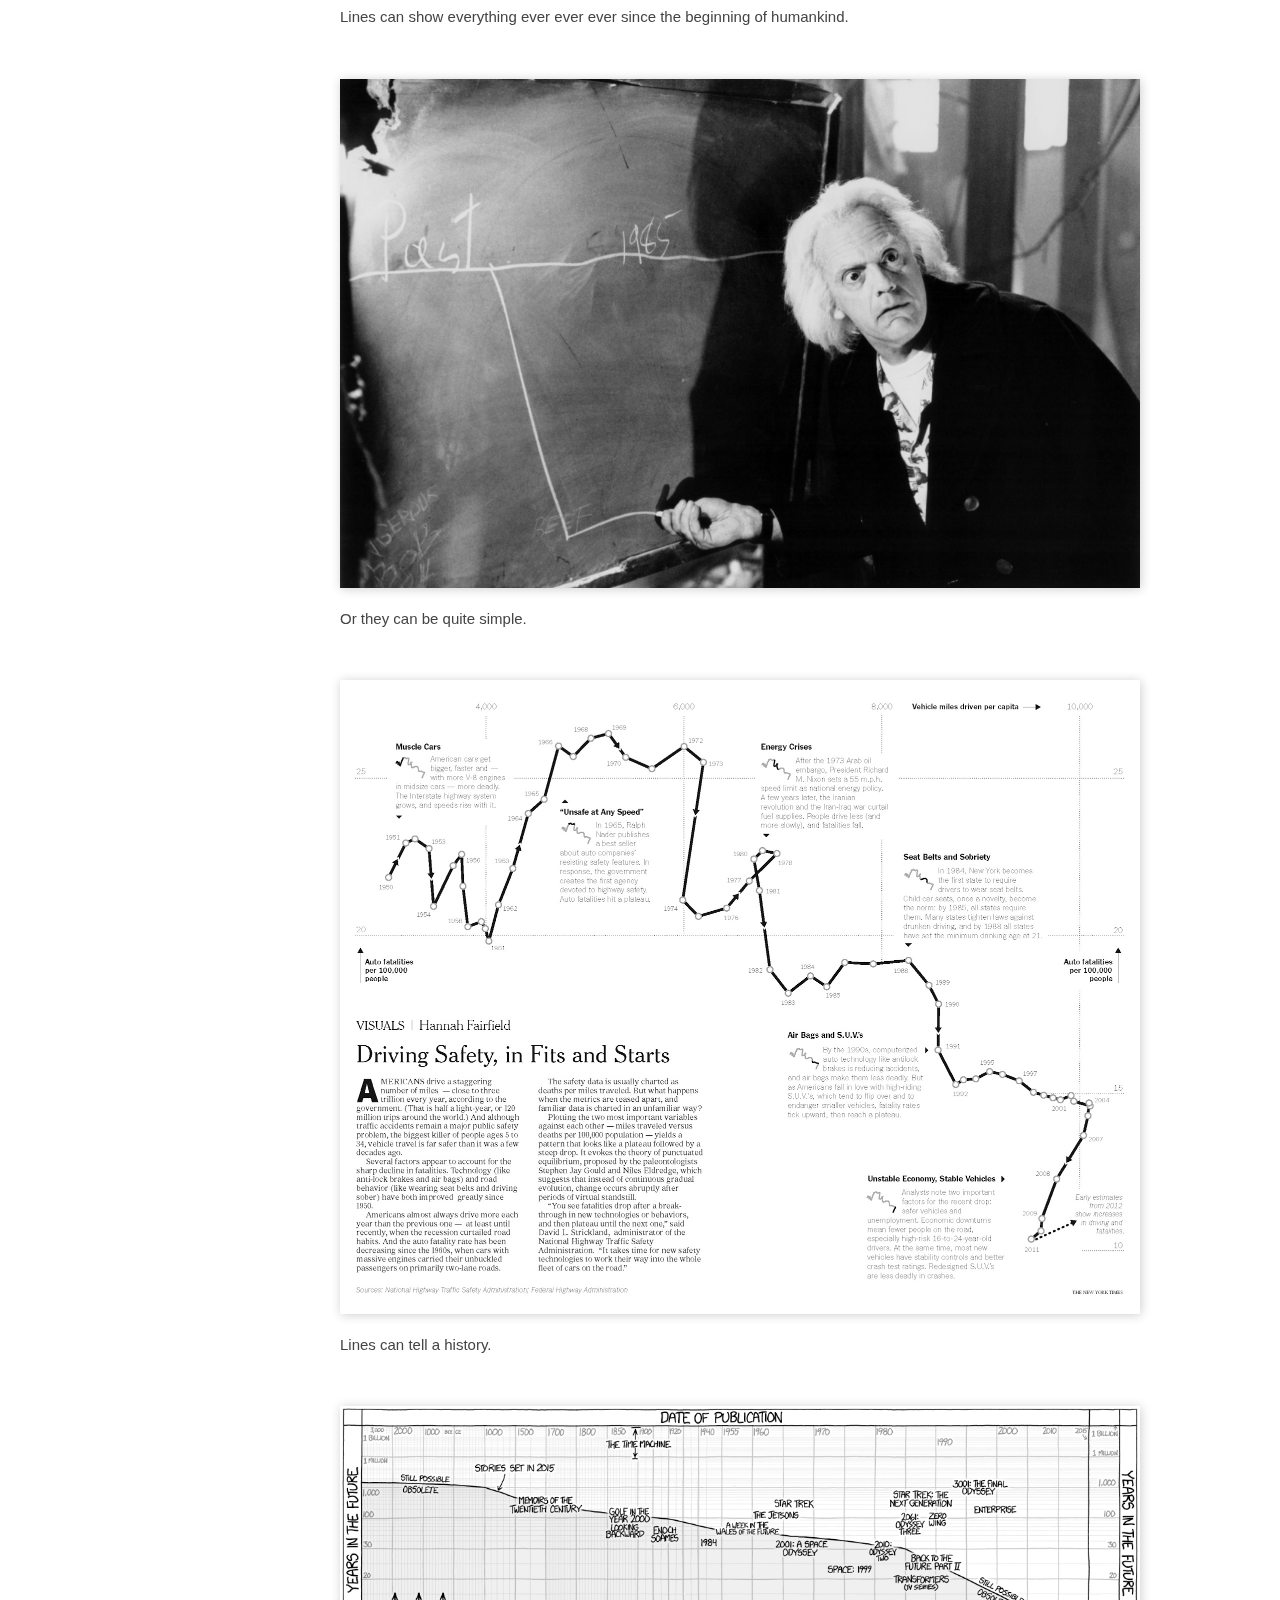
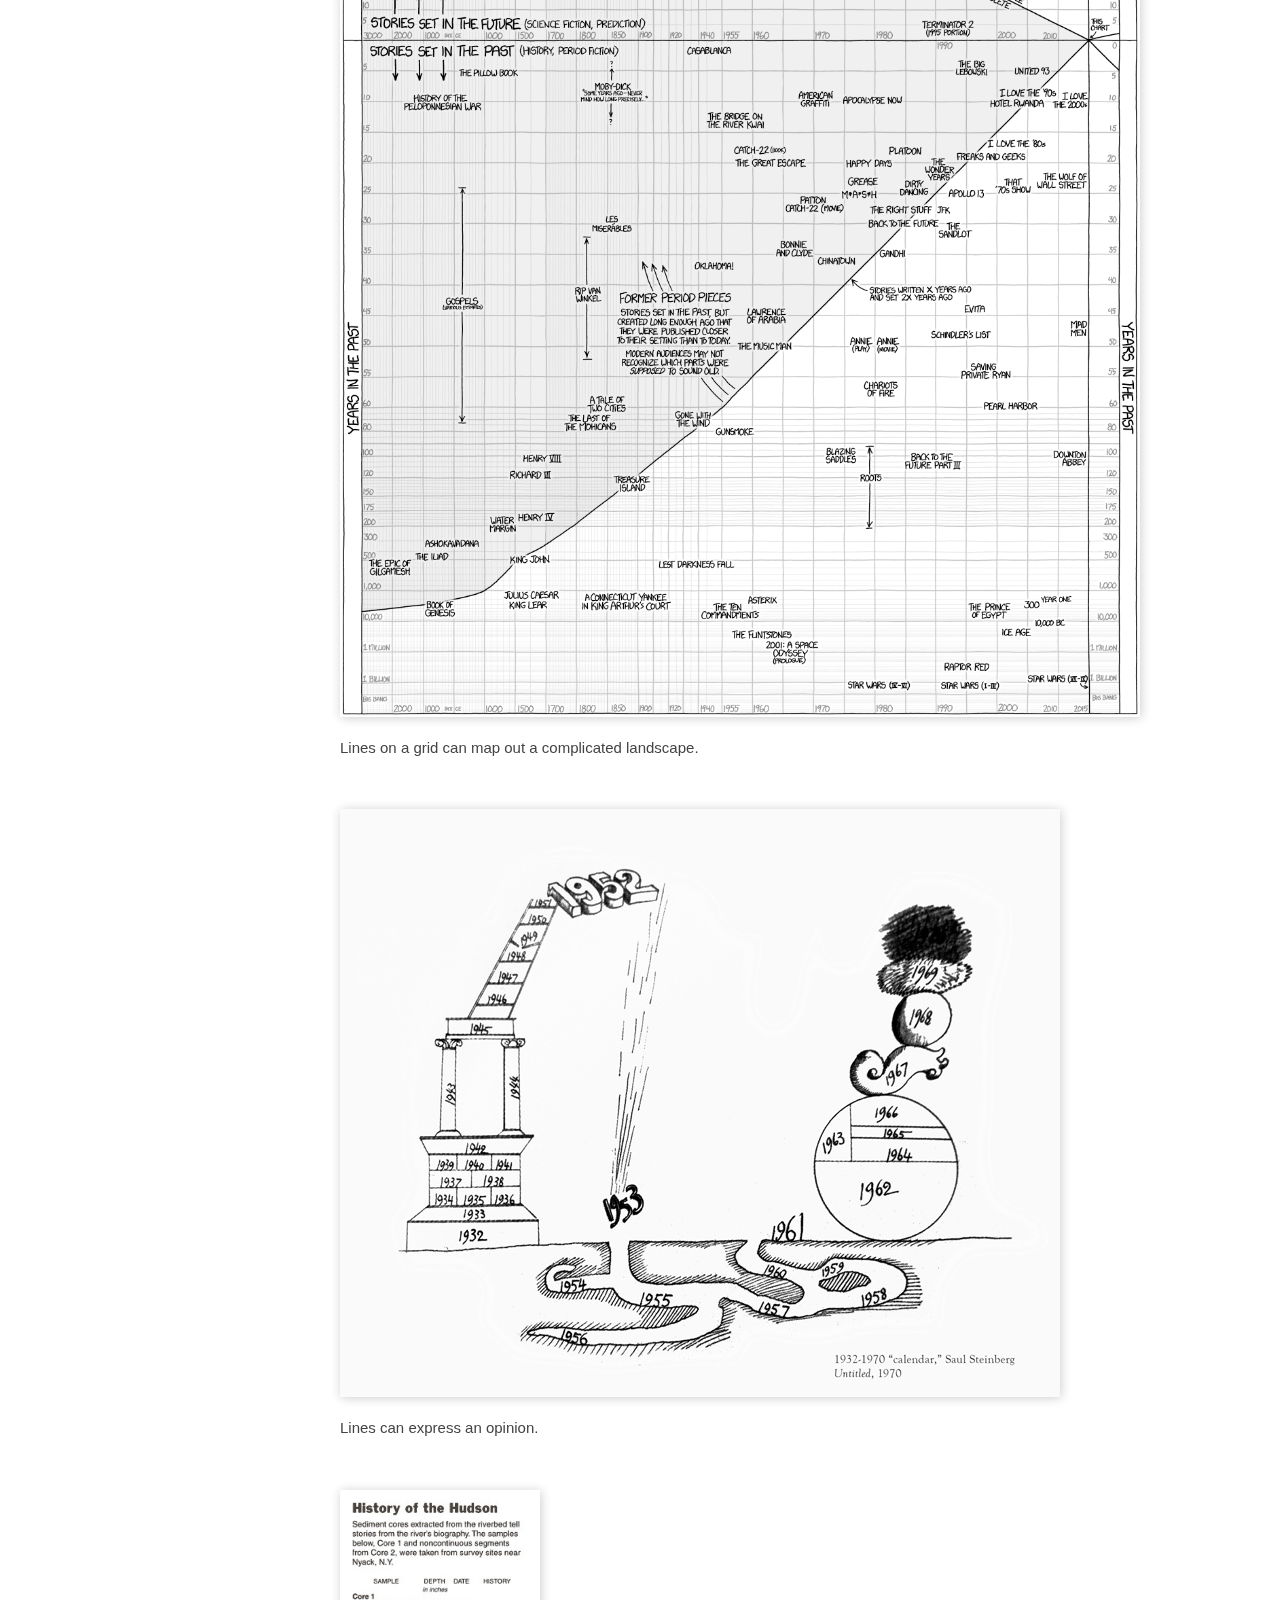
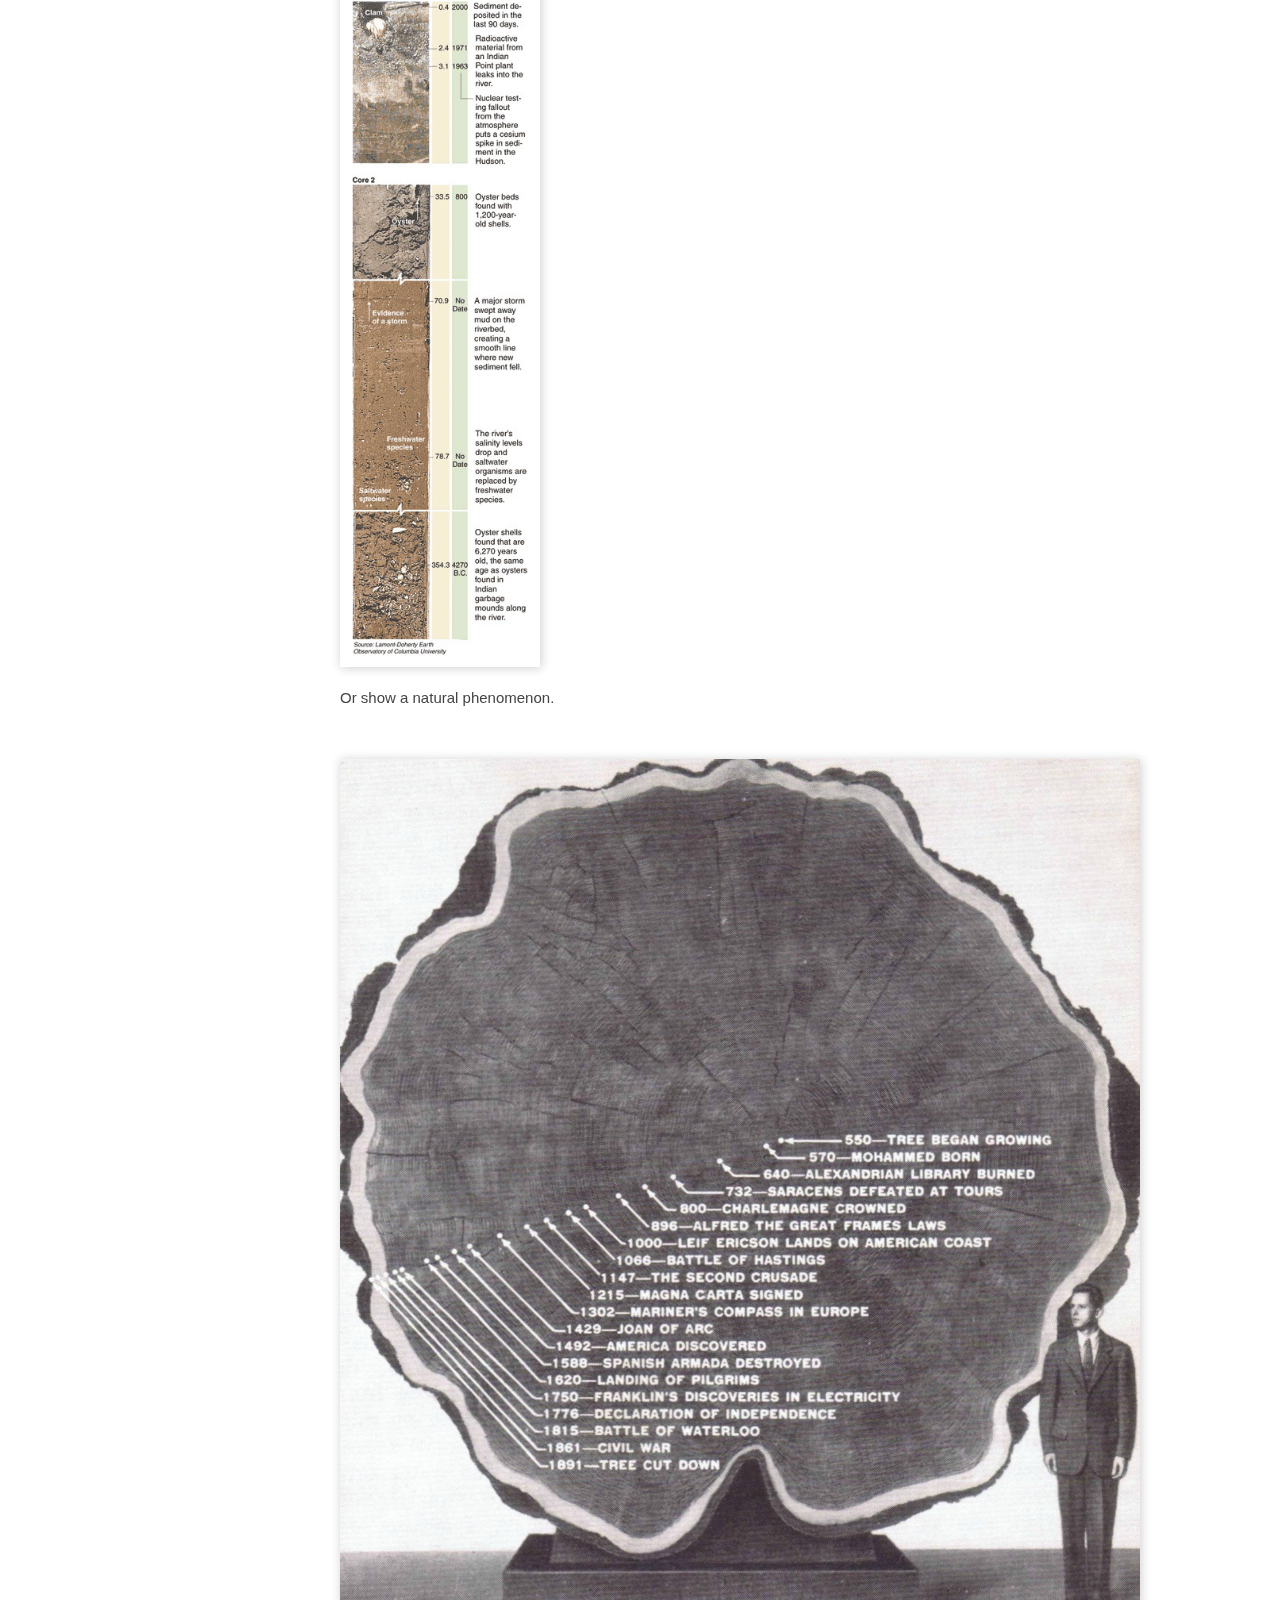
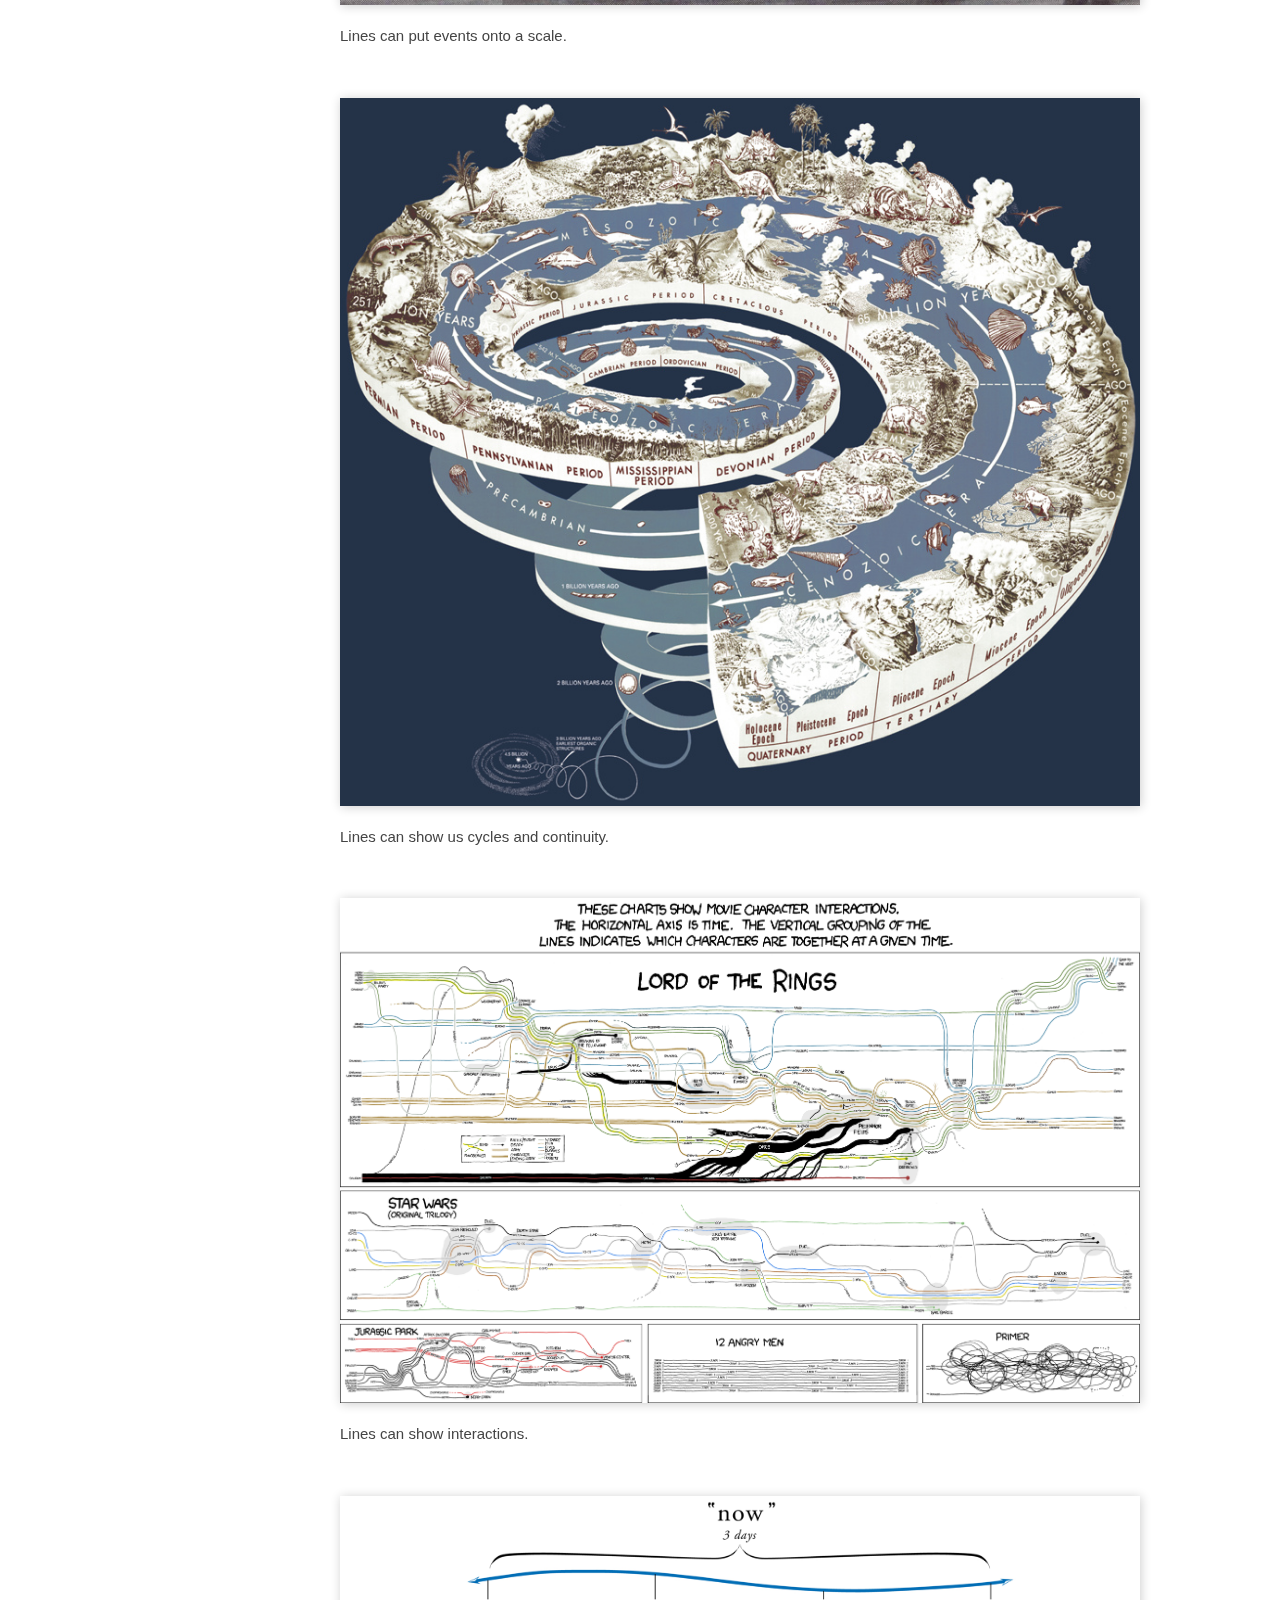
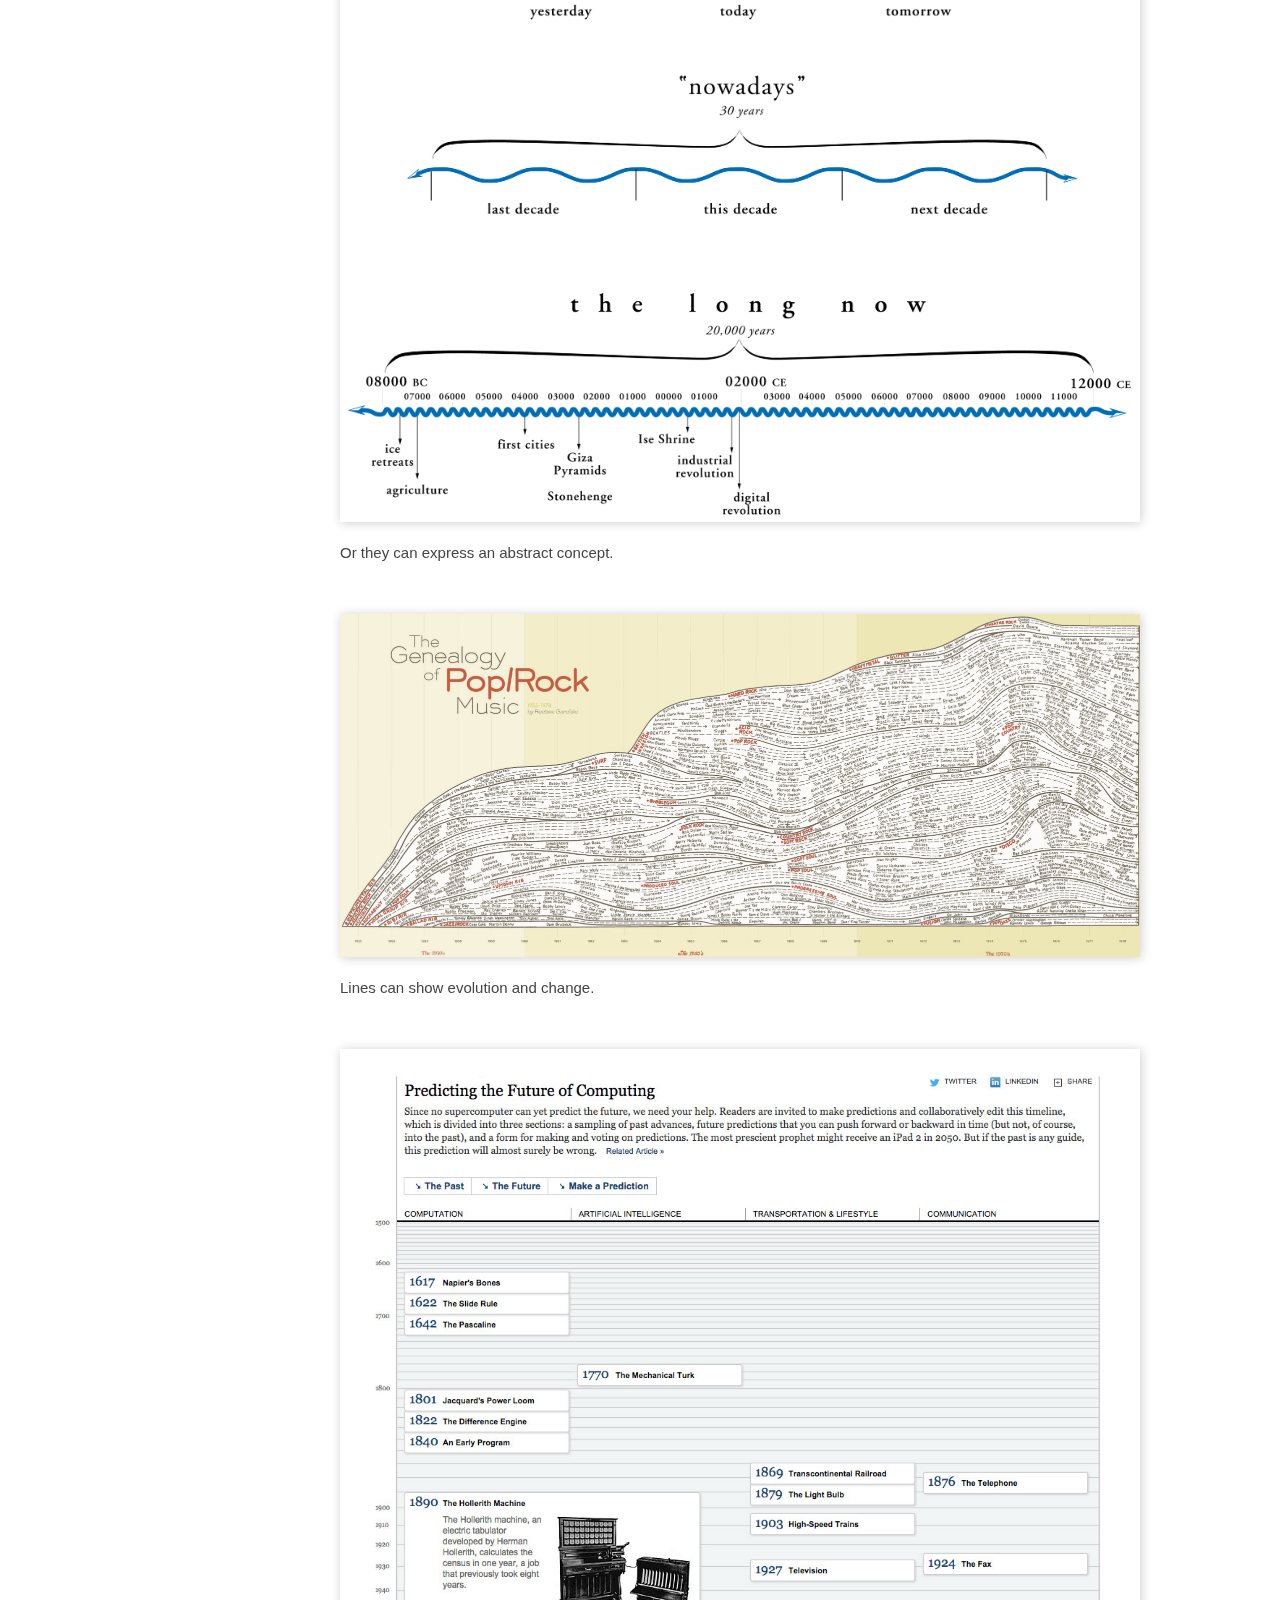
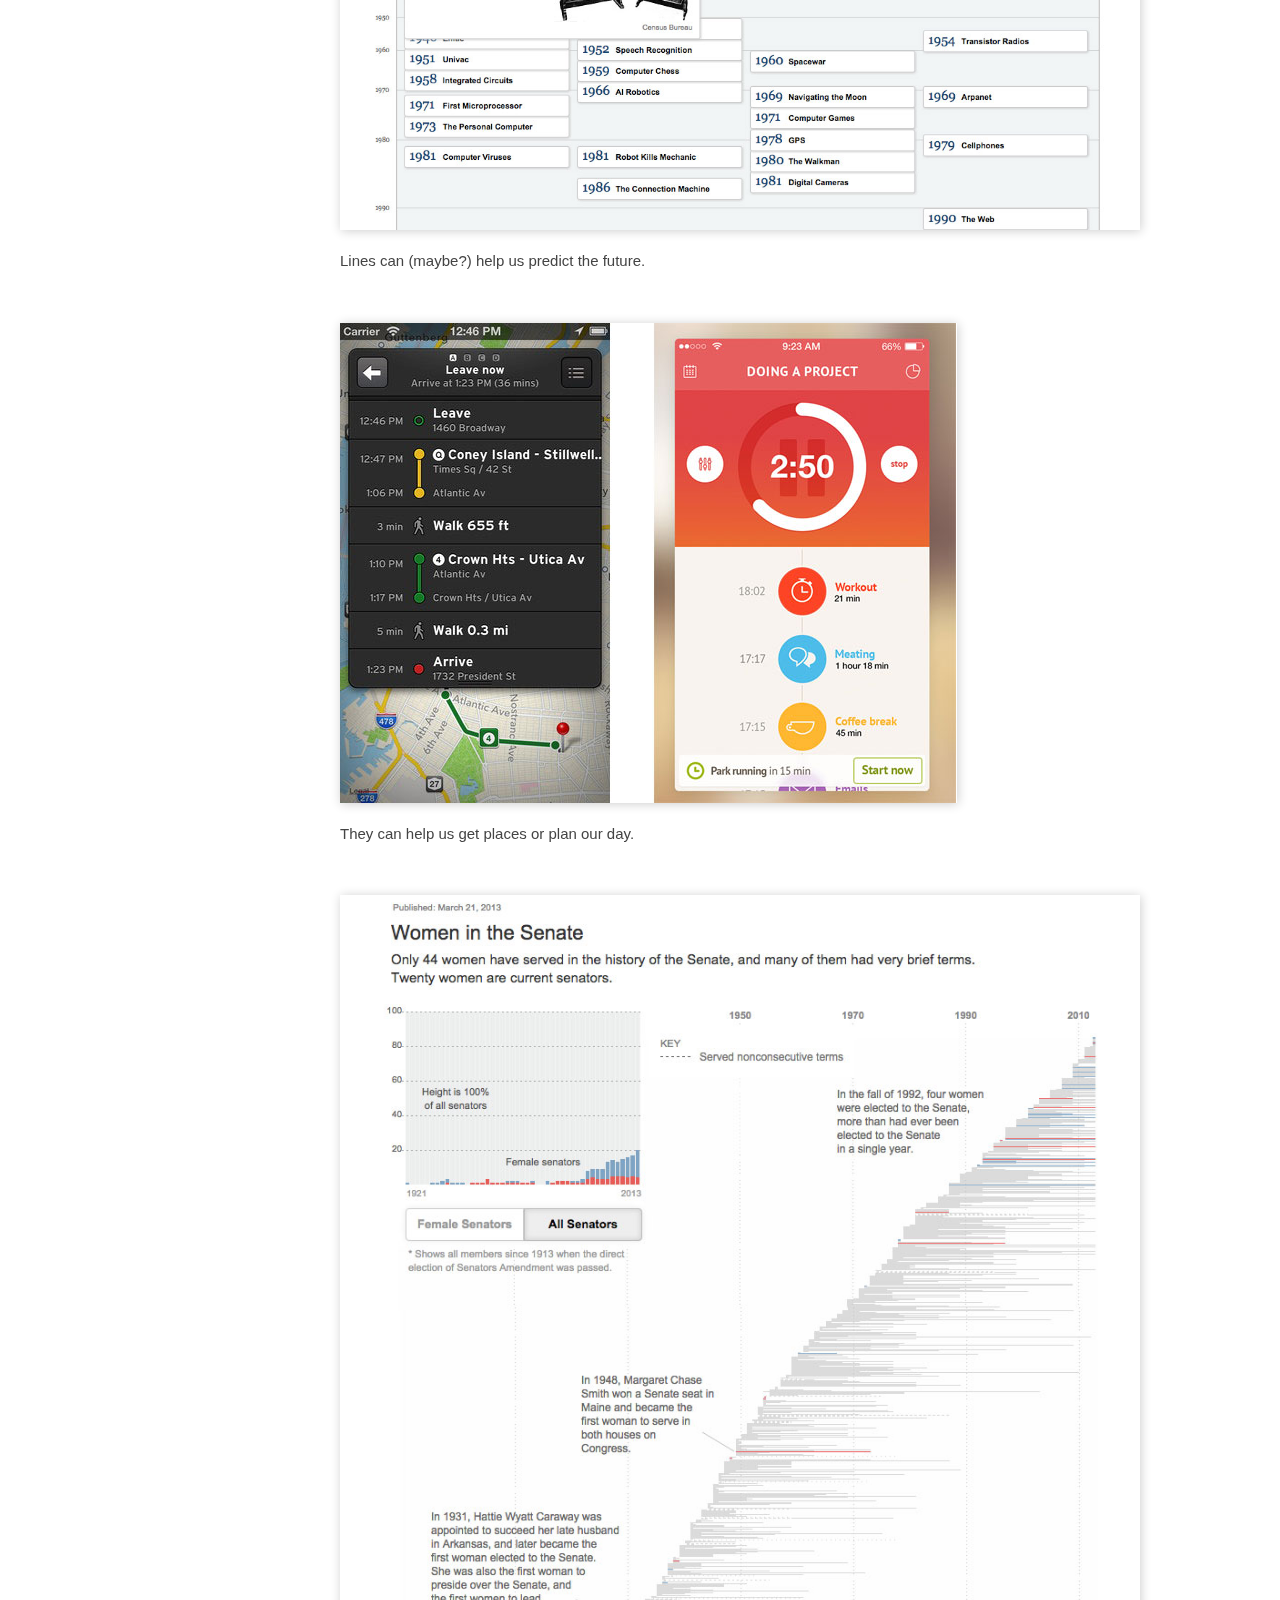
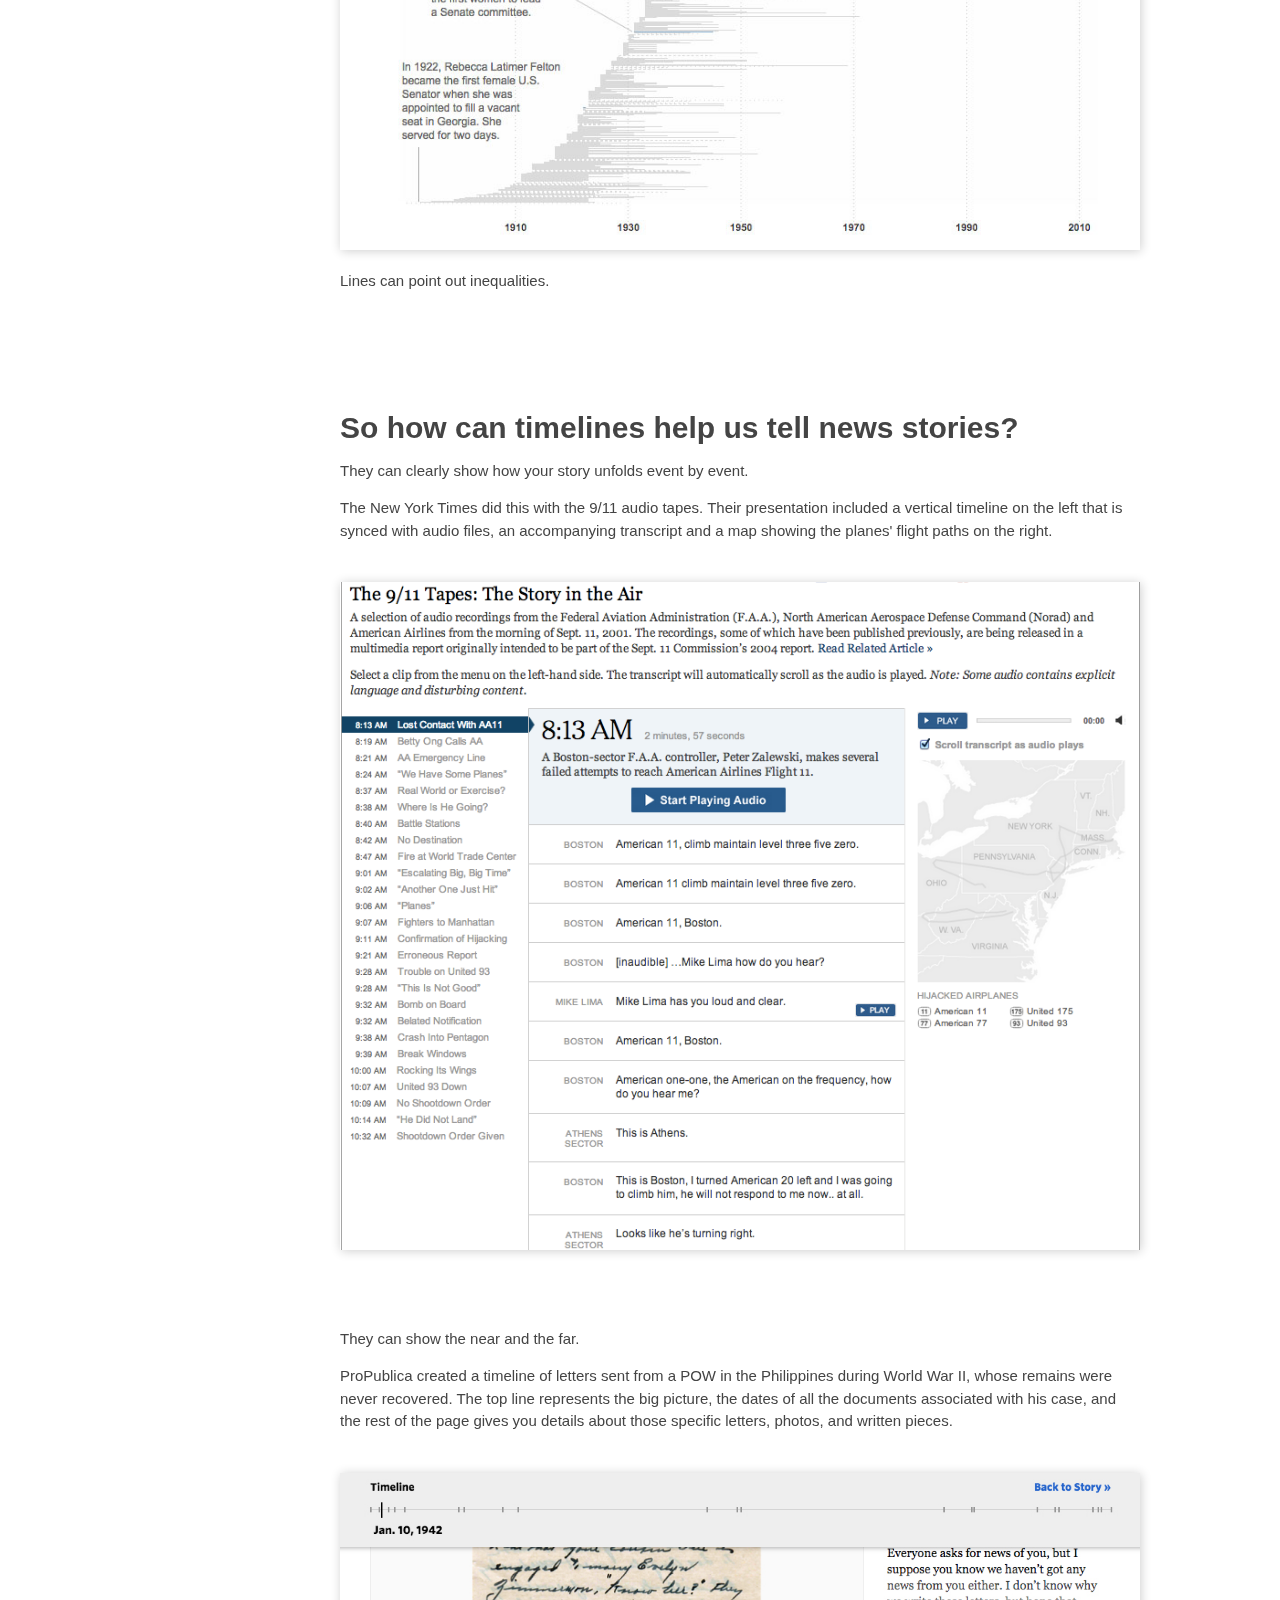
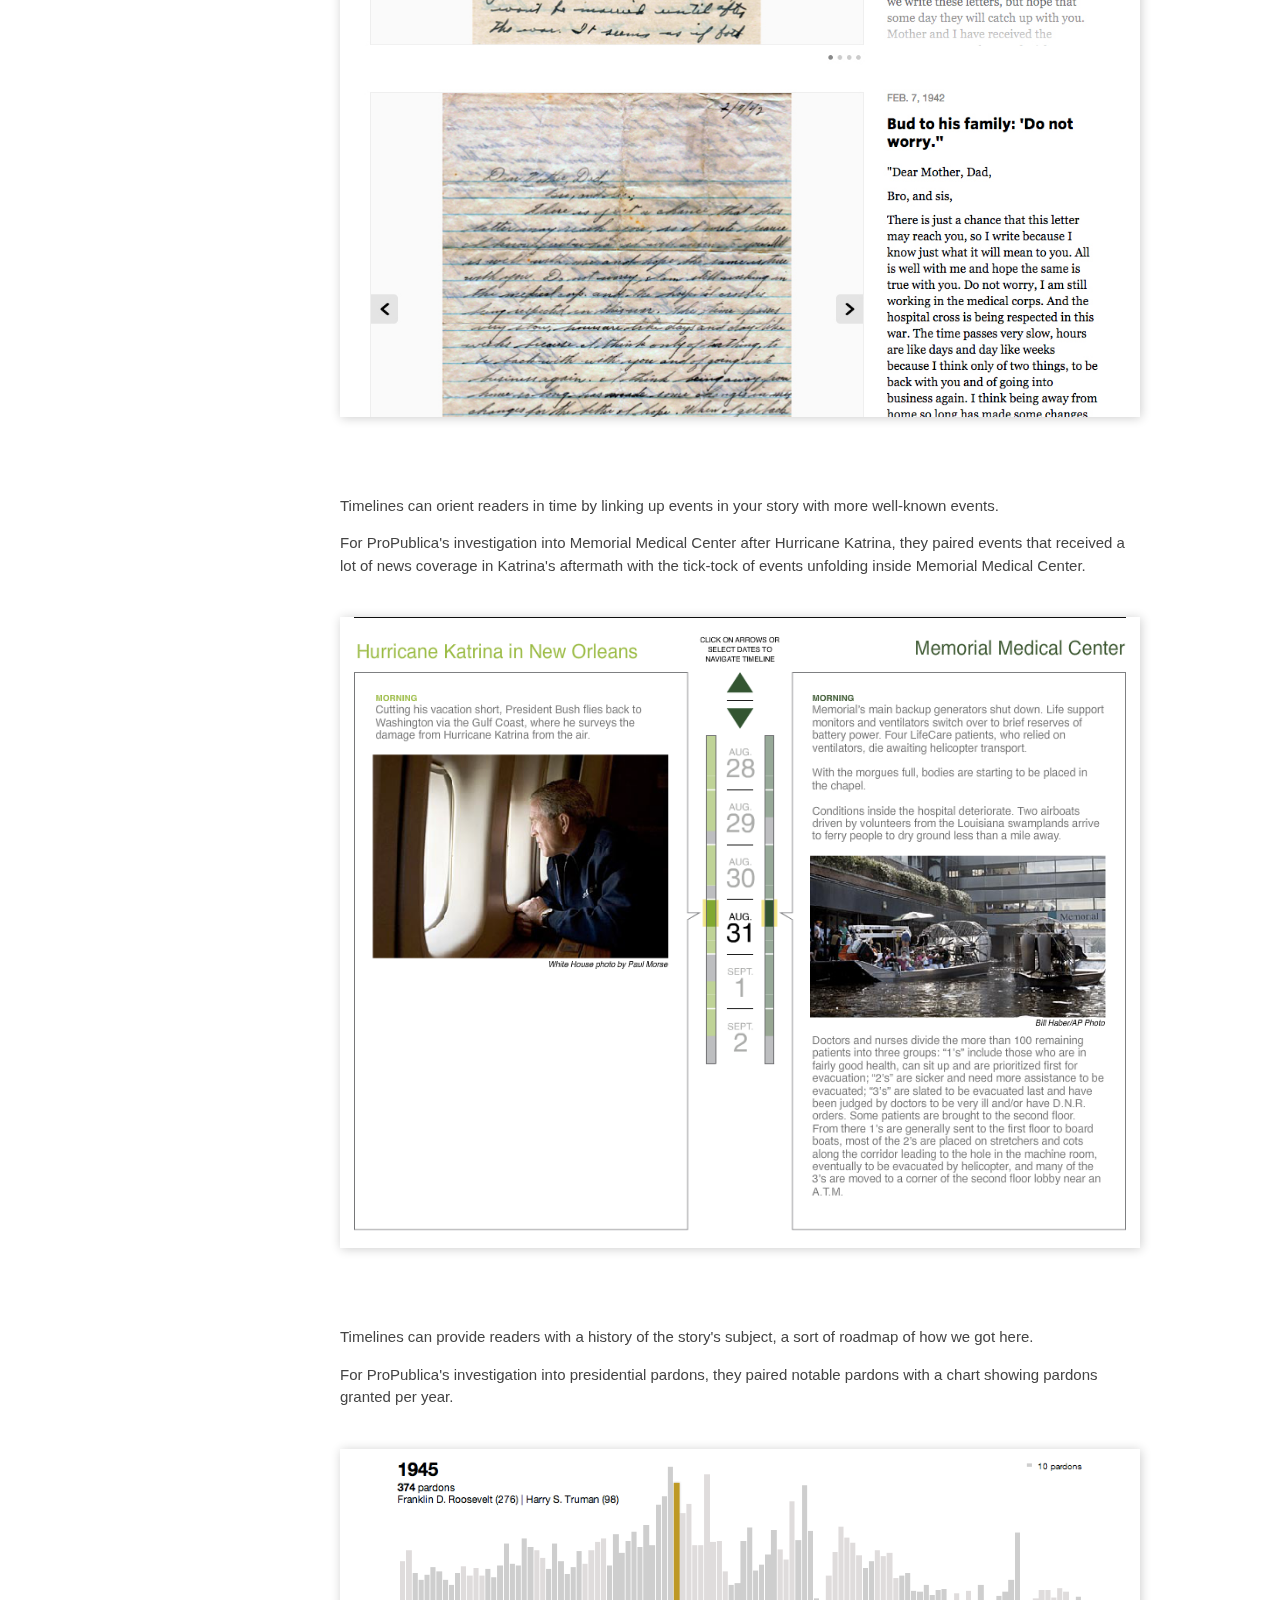
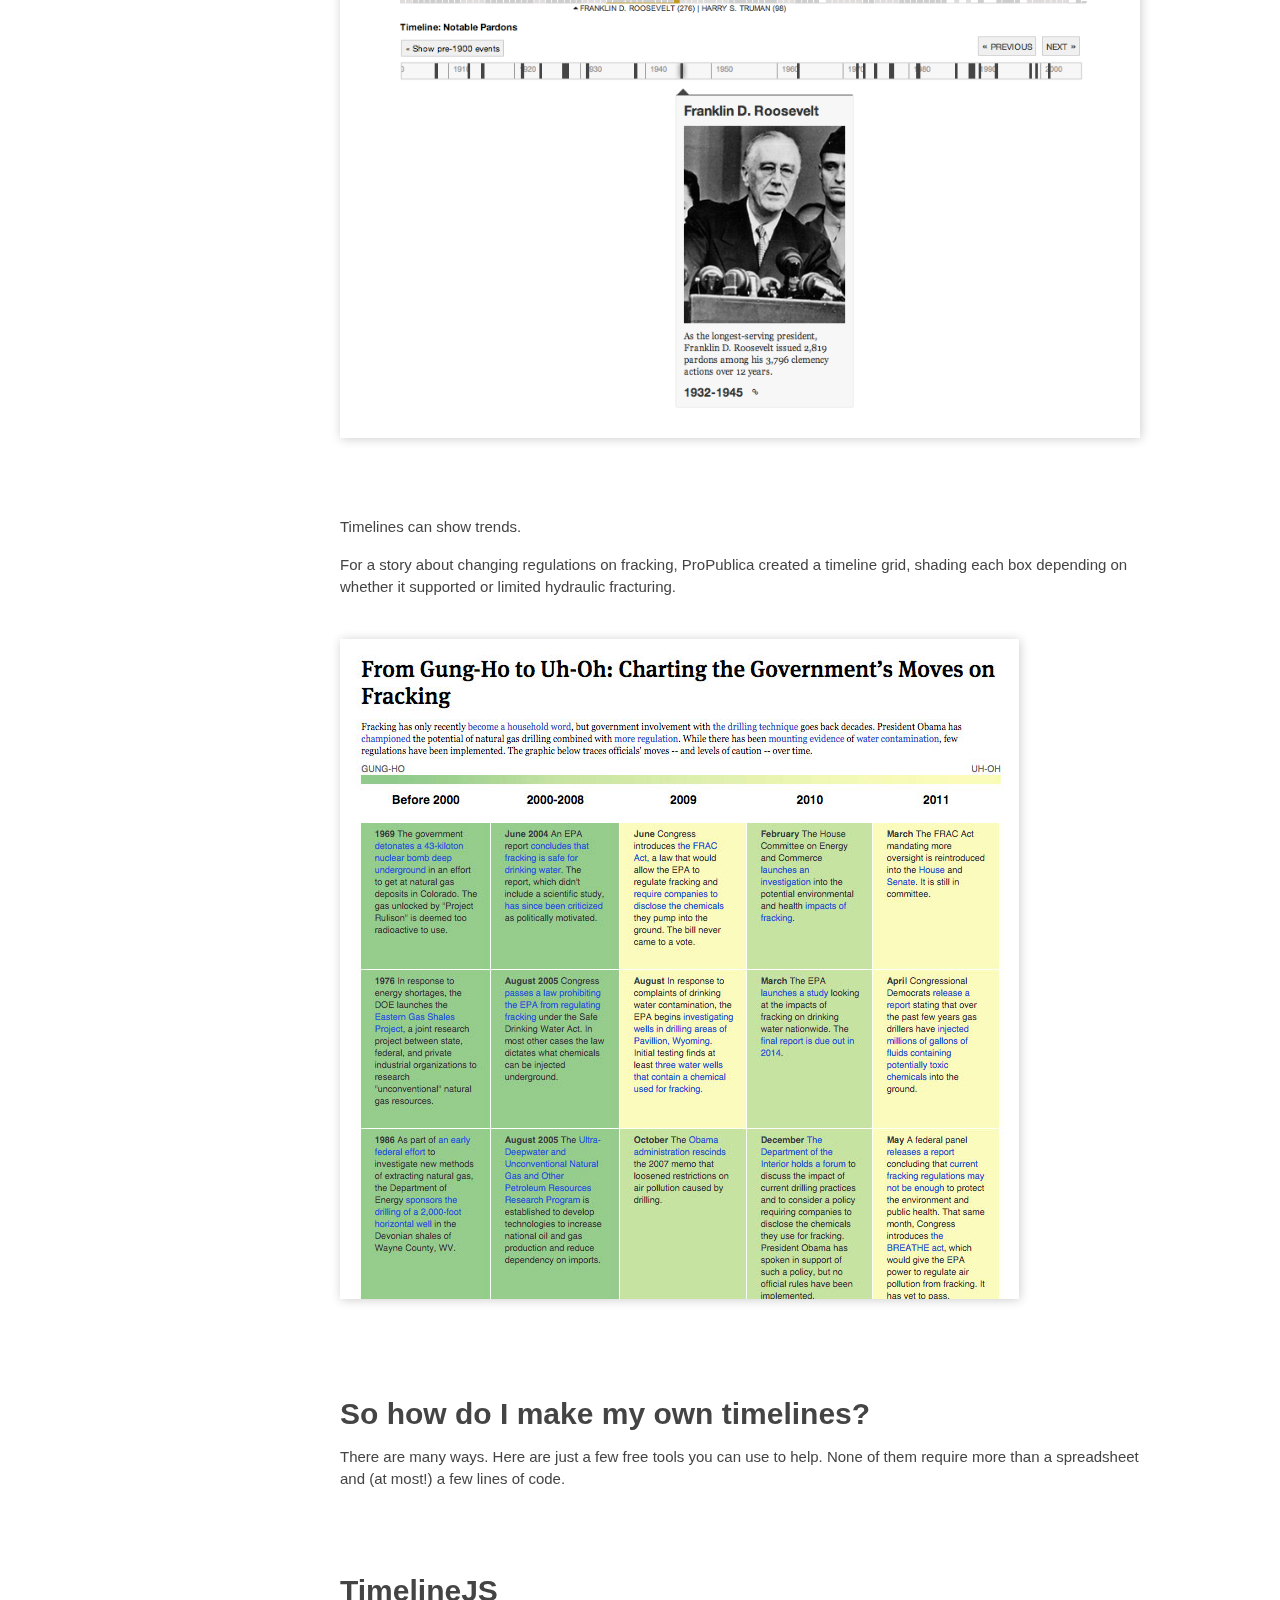
<file: timelines.html>
<html>
  <head>
    <meta name="viewport" content="width=device-width, initial-scale=1">

    <title>Making Timelines</title>
    <script type="text/javascript" src="http://code.jquery.com/jquery-1.11.2.js"></script>
    <script type="text/javascript" src="http://lenagroeger.s3.amazonaws.com/talks/common/scrollyfixiestuff.js"></script>
    <link rel="stylesheet" href="timeline2.css" type="text/css">
  </head>

  <body>

<!-- Sisi's MIA timeline
  http://projects.propublica.org/graphics/mia-letters

NYTimes history of computing
http://www.nytimes.com/interactive/2011/12/06/science/20111206-technology-timeline.html

Women in the senate
http://www.nytimes.com/interactive/2013/03/22/us/politics/women-in-the-senate.html
 -->

  <div id="container">

    <div class="nav">
      <ul>
      <li class="intro-nav"><a href="#intro">Time as a line</a></li>
      <li class="timelinegoals-nav"><a href="#timelinegoals">What's it all for?</a></li>
      <li class="timelinejs-nav"><a href="#timelinejs">TimelineJS</a></li>
      <li class="vtimeline-nav"><a href="#vtimeline">Vertical Timeline</a></li>
      <li class="tiktok-nav"><a href="#tiktok">Tik Tok</a></li>
      <li class="setter-nav"><a href="#setter">TimelineSetter</a></li>
      <li class="curator-nav"><a href="#curator">TimelineCurator</a></li>
      <li class="other-nav"><a href="#other">Other Tools</a></li>


      </ul>
    </div>


    <div id="content" >
      <h1> Making Timelines</h1>
      <p class="talkers">Fall 2015, <a target="_blank" href="https://twitter.com/lenagroeger">Lena Groeger</a></p>

      <div id="intro" class="section">
        <h2>What does history look like? How do you draw time? </h2>

        <p>Lots of people have come up with solutions to this problem. Many of them involve lines. </p>

      <div class="timeline-examples">

        <a target="_blank" href="img/firsttimeline.jpg"><img src="img/firsttimeline.jpg"/></a>
        <p>Some say this is one of the first timelines. </p>


 <a target="_blank" href="img/worldhistorychart.jpg"><img src="img/worldhistorychart.jpg"/></a>
    <p>Lines can show everything ever ever ever since the beginning of humankind.</p>


        <a target="_blank" href="img/spacetimecontinuum.jpg"><img src="img/spacetimecontinuum.jpg"/></a>
        <p>Or they can be quite simple.</p>

<!--         <a target="_blank" href="img/Back_to_the_Future_Timeline.jpg">
        <img src="img/Back_to_the_Future_Timeline.jpg"/></a>
        <p>Sometimes it takes a few more lines to do the job.</p> -->

        <a target="_blank" href="img/DRIVINGtimeline.jpg"><img src="img/DRIVINGtimeline.jpg"/></a>
        <p>Lines can tell a history. </p>

        <a target="_blank" href="img/stories_of_the_past_and_future_large.png"><img src="img/stories_of_the_past_and_future_large.png"/></a>
        <p>Lines on a grid can map out a complicated landscape. </p>

        <a target="_blank" href="img/1932-1970.jpg"><img src="img/1932-1970.jpg"/></a>
          <p>Lines can express an opinion.</p>

        <a target="_blank" href="img/soiltimeline.jpg"><img src="img/soiltimeline.jpg" style="width:200px"/></a>
          <p>Or show a natural phenomenon. </p>

        <a target="_blank" href="img/treeringtimeline2.jpg"><img src="img/treeringtimeline2.jpg"/></a>
        <p>Lines can put events onto a scale.</p>

        <a target="_blank" href="img/circlehistoryworld.jpg"><img src="img/circlehistoryworld.jpg"/></a>
        <p>Lines can show us cycles and continuity.</p>


        <a target="_blank" href="img/movie_narrative_charts_large.png"><img src="img/movie_narrative_charts_large.png"/></a>
        <p>Lines can show interactions.</p>

        <a target="_blank" href="img/LongNowDiag.jpg"><img src="img/LongNowDiag.jpg"/></a>
          <p>Or they can express an abstract concept.</p>
        <a target="_blank" href="img/rock_and_roll_history.png"><img src="img/rock_and_roll_history.png"/></a>
        <p>Lines can show evolution and change.</p>


     <a target="_blank" href="http://www.nytimes.com/interactive/2011/12/06/science/20111206-technology-timeline.html"><img src="img/futurecomputing.jpg"/></a>
       <p>Lines can (maybe?) help us predict the future.</p>




  <a target="_blank" href="img/mobiletimelines.jpg"><img src="img/mobiletimelines.jpg"/></a>
       <p>They can help us get places or plan our day.</p>


  <a target="_blank" href="http://www.nytimes.com/interactive/2013/03/22/us/politics/women-in-the-senate.html"><img src="img/womensenate.jpg"/></a>
       <p>Lines can point out inequalities.</p>


        </div>
      </div>



      <div id="timelinegoals" class="section">
        <h2>So how can timelines help us tell news stories?</h2>
        <p><strong>They can clearly show how your story unfolds event by event.</strong></p>
        <p>The New York Times did this with the 9/11 audio tapes. Their presentation included a vertical timeline on the left that is synced with audio files, an accompanying transcript and a map showing the planes' flight paths on the right.</p>
        <span><a target="_blank" href="http://www.nytimes.com/interactive/2011/09/08/nyregion/911-tapes.html"><img src="img/nytimes_911tapes_timeline.png"></a></span>


<br></br>
        <p><strong>They can show the near and the far.</strong></p>
        <p>ProPublica created a timeline of letters sent from a POW in the Philippines during World War II, whose remains were never recovered. The top line represents the big picture, the dates of all the documents associated with his case, and the rest of the page gives you details about those specific letters, photos, and written pieces.</p>
<!--
       <span><a target="_blank" href="http://www.nytimes.com/interactive/2013/01/18/world/africa/mali-algeria-timeline.html#/#time231_6940"><img src="img/saharatimeline.jpg"/></a></span>
 -->

     <span><a target="_blank" href="http://projects.propublica.org/graphics/mia-letters"><img src="img/budsrecords.jpg"/></a></span>


<br></br>



<!--         <p>California Watch used a timeline to go behins the scenes and explain how its investigation into structural problems in California public schools unfolded. The timeline is horizontal, with multimedia and a constantly updating document counter.</p>
        <span><a target="_blank" href="http://californiawatch.org/node/6741"><img src="img/californiawatch_onshakyground.png"></a></span> -->

        <p><strong>Timelines can orient readers in time by linking up events in your story with more well-known events.</strong></p>
        <p>For ProPublica's investigation into Memorial Medical Center after Hurricane Katrina, they paired events that received a lot of news coverage in Katrina's aftermath with the tick-tock of events unfolding inside Memorial Medical Center.</p>
        <span><a target="_blank" href="http://www.propublica.org/special/timeline-katrina-and-its-aftermath"><img src="img/katrina_memorialmedicalcenter_timeline.png"></a></span>

<br></br>

        <p><strong>Timelines can provide readers with a history of the story's subject, a sort of roadmap of how we got here.</strong></p>
        <p>For ProPublica's investigation into presidential pardons, they paired notable pardons with a chart showing pardons granted per year.</p>
        <span><a target="_blank" href="http://www.propublica.org/special/timeline-a-history-of-pardons"><img src="img/uspardons_history.png"></a></span>

<br></br>

        <p><strong>Timelines can show trends.</strong></p>
        <p>For a story about changing regulations on fracking, ProPublica created a timeline grid, shading each box depending on whether it supported or limited hydraulic fracturing.</p>
        <span><a target="_blank" href="http://www.propublica.org/special/from-gung-ho-to-uh-oh-charting-the-governments-moves-on-fracking"><img src="img/gungho.jpg"></a></span>

      </div>

      <div>
        <h2>So how do I make my own timelines? </h2>
        <p>There are many ways. Here are just a few free tools you can use to help. None of them require more than a spreadsheet and (at most!) a few lines of code.</p>
      </div>

      <div id="timelinejs" class="section">


        <h2>TimelineJS</h2>

        <p><a target="_blank" href="http://timeline.verite.co/">TimelineJS</a> takes a more slideshow approach to timelines. It's got a navigation element on the bottom, and room for large photos and big quotes. You can embed pretty much whatever you want: videos, Flickr photos, tweets, etc. Here's a sample of what TimelineJS looks like: </p>

        <span><img src="img/timelinejs_example.jpg"></span>

        <p>And a couple more:</p>
        <ul>
          <li><a target="_blank" href="http://backtoghana.com/timeline">History of Ghana</a></li>
          <li><a target="_blank" href="http://timeline.verite.co/examples/republican/">The Republican Round Up</a></li>
          <li><a target="_blank" href="http://timeline.verite.co/examples/user-interface/">Revolutionary User Interfaces</a></li>
        </ul>

        <p>All you need to start with Timeline JS is a Google Spreadsheet. Here's the <a target="_blank" href="https://drive.google.com/previewtemplate?id=1pHBvXN7nmGkiG8uQSUB82eNlnL8xHu6kydzH_-eguHQ&mode=public">TimelineJS Google Spreadsheet template</a>, and here's an example: </p>
        <span><a target="_blank" href="https://drive.google.com/previewtemplate?id=0AppSVxABhnltdEhzQjQ4MlpOaldjTmZLclQxQWFTOUE&mode=public"><img src="img/timelinejs_spreadsheet.jpg"></a></span>


        <p>Just make sure you "Publish to the Web" like it says on <a target="_blank" href="http://timeline.verite.co/#fileformat">the TimelineJS site</a>:</p>
        <span><img src="img/timelinejs_instructions.jpg"></span>

        <p>Then stick the url to your own Goodle Spreadsheet (find it by going to File > Publish to the Web, and copying the link at the bottom) into <a target="_blank" href="http://timeline.verite.co/#embed">the site's own embed code generator</a>, and you can preview your timeline right there, and adjust accordingly.</p>
        <span><img src="img/timelinejs_embedpreview.jpg"></span>

        <p>If you want a little more control, you can follow the directions on the <a target="_blank" href="https://github.com/NUKnightLab/TimelineJS3">TimelineJS3 GitHub page</a> and paste this embed code right into your page. Here you can set the same options (like height, width, font, etc) as well as link to your own styles or additional javascript files.  </p>
        <span><script src="https://gist.github.com/lenagroeger/739dc5839863209cddbd.js"></script></span>

      </div>



      <div id="vtimeline" class="section">
        <h2>Vertical Timeline</h2>


        <p> <a target="_blank" href="http://johnkeefe.net/the-thinking-behind-wnycs-new-vertical-timeli">WNYC's Vertical Timeline</a> uses a more Facebook style approach to show events over time. Here's an example: </p>
        <span><a target="_blank" href="http://builtbybalance.com/github-timeline/"><img src="img/verticaltimeline_example.jpg"></a></span>

        <p> And another one: <a target="_blank" href="http://www.wnyc.org/blogs/empire/2012/may/07/timeline-pedro-espadas-long-dance-law/">Pedro Espada's Long Dance with the Law</a></p>

        <p> All you need is a <a target="_blank" href="https://docs.google.com/spreadsheet/ccc?key=0Al2vbsd4zHJbdFNRaFBuMjNWTUNHenFhdTR2elYxMUE#gid=0">Google spreadsheet</a>, formatted like this: </p>
        <span><a target="_blank" href="https://docs.google.com/spreadsheet/ccc?key=0Al2vbsd4zHJbdFNRaFBuMjNWTUNHenFhdTR2elYxMUE#gid=0"><img src="img/verticaltimeline_spreadsheet.jpg"/></a></span>
        <p> Here's <a target="_blank" href="https://docs.google.com/spreadsheet/ccc?key=0Al2vbsd4zHJbdFNRaFBuMjNWTUNHenFhdTR2elYxMUE#gid=0">WNYC's Google Spreadsheet template.</a> </p>

        <p> You'll need to include several javascript files in your page for the timeline to work. You can download them all from the <a target="_blank" href="https://github.com/balancemedia/Timeline/tree/master/js">Vertical Timeline GitHub page</a>. To link your own Google spreadsheet to the timeline, all you do is paste the key to your spreadsheet at the beginning your script.js file. You can get that key by going to File > Publish to the Web, copying the part between the <code>key=</code> and <code>&amp;</code> from the link at the bottom.</p>

         <span><script src="https://gist.github.com/lenagroeger/5026625.js"></script></span>

        <p> Vertical Timeline uses a couple of handy libraries including <a target="_blank" href="https://github.com/jsoma/tabletop">Tabletop.js</a> to hook up your Google Spreadsheet, <a target="_blank" href="http://handlebarsjs.com/">Handlebars.js</a> for templating, and <a target="_blank" href="http://isotope.metafizzy.co/">Isotope.js</a> to filter or sort the events (and get those very cool transitions). Here's an example of what the code looks like for the sample timeline we pictured above: </p>
        <span><script src="https://gist.github.com/lenagroeger/5014929.js"></script></span>
      </div>



      <div id="tiktok" class="section">
        <h2>Tik Tok</h2>

       <p><a href="http://datanews.github.io/tik-tok/">Tik Tok</a> is the newest timeline tool from the data/interactive team at WNYC. They call it "a Javascript tool to easily create beautiful, simple, mobile-friendly, vertical timelines." It's basically a snazzier version of the Vertical Timeline tool.</p>

       <p><span><a target="_blank" href="http://datanews.github.io/tik-tok/"><img src="img/tiktok.jpg"></a></span></p>

        <p>They've written up <a href="https://source.opennews.org/en-US/articles/beautiful-timelines-easy-way-tik-tok/">an longer introduction here </a>, but the code is pretty straightforward.</p>

        <p>Here's all the HTML you need to get started:

          <span><script src="https://gist.github.com/lenagroeger/518bf632445eb6a4f394.js"></script></span></p>
          <br>

          <p>And the Javascript, taken straight from their example:
           <span><script src="https://gist.github.com/lenagroeger/28cb1d61d9aa47ef03c9.js"></script></span></p>

          <p>Simple enough, right?</p>




      </div>

      <div id="setter" class="section">
        <h2>TimelineSetter</h2>

        <p><a target="_blank" href="http://propublica.github.com/timeline-setter/">ProPublica's TimelineSetter</a> takes a slideshow approach with a navigation bar on top to show the series of events in the timeline at a glance and "cards" below that can be customized to include multiple sources of media, including photos, slideshows of photos, videos, maps, document embeds, etc. It can also handle multiple parallel event series on the same timeline. Here's an example:</p>

        <span><img src="img/timelinesetter_example.png"></span>

        <p>And a couple more:</p>
        <ul>
          <li><a target="_blank" href="http://www.huffingtonpost.com/2011/09/09/ground-zero-world-trade-center-freedom-tower_n_955845.html">From Ground Zero To The World Trade Center</a></li>
          <li><a target="_blank" href="http://www.propublica.org/special/timeline-a-history-of-red-cross-blood-penalties">A History of Red Cross Blood Penalties</a></li>
          <li><a target="_blank" href="http://www.pbs.org/newshour/timeline/uprising/">Arab Awakening</a></li>
        </ul>

        <p>To get started, organize your timeline's events according to the following example spreadsheet with headers for date, display_date, description, link, series and html.</p>

        <span><img src="img/timelinesetter_spreadsheet_example.png"></span>

        <p>Save the spreadsheet as a .csv file. And then run the following line of code in your terminal, inserting the path to your .csv file after -c and the path to where you want the timeline and assets to be outputted to after -o.</p>

        <pre><code>timeline-setter -c /path/to/data.csv -o /path/to/output/directory</code></pre>

        <p> for example, here's what it would look like if you put a csv file into a a folder on your Desktop:</p>

        <pre><code> timeline-setter -c /Users/lgroeger/Desktop/timeline_test/timeline_data.csv -o /Users/lgroeger/Desktop/timeline_test/</code></pre>

        <p>And voila! Your timeline is ready to be embedded. For more ways to customize the appearance of your timeline, check out <a target="_blank" href="http://propublica.github.com/timeline-setter/">ProPublica's Github write-up</a>.</p>

        <p>If you want to make a TimelineSetter timeline with some sample data, you can <a target="_blank" href="timeline_data.csv">download the csv file</a> that we used for <a target="_blank" href="http://www.propublica.org/special/a-history-of-fda-inaction-on-animal-antibiotics">a timeline on the widespread use of animal antibiotics</a> and the FDA's lack of regulation.</p>

        <p>Once you download the file, put it into a folder and then run the above command, substituting your own path for the one given. A bunch of new files should be generated right into that folder, including one called timeline.html. Open that up in a browser, and you should see the FDA timeline.</p>

        <p>If you want, you can <a target="_blank" href="timeline_test.zip">download a sample folder</a> with all the finished files of a TimelineSetter timeline, to see what you should end up with.</p>

         <p>Feel free to play around with the styles, substitute your own photos or videos or anything else. </p>

</div>


      <div id="curator" class="section">
        <h2>TimeLineCurator</h2>

        <p>I've never used it, but <a href="http://www.cs.ubc.ca/group/infovis/software/TimeLineCurator/">TimelineCurator</a> is a tool created by the <a href="http://www.cs.ubc.ca/group/infovis/">UBC InfoVis Group</a> that extracts the dates from freeform text and generates a timeline. </p>

        <span><img src="img/curator.jpg"></span>

        <p>Here's their description of the tool: <em>TimeLineCurator quickly and automatically extracts temporal references in freeform text to generate a visual timeline. You can then interactively curate the events in this timeline until you are satisfied, or quickly decide that there is no interesting temporal structure within the document. You can also create a mashup of multiple documents against each other to compare their temporal structure.</em></p>


      </div>

      <div id="other" class="section">

        <h2>Other Tools </h2>
        <p>These are not all timeline tools per se, but can be used to create time-series based stories.</p>

        <p><a href="http://cartodb.github.io/odyssey.js/">Odyssey.js</a>, a way to "mix written narrative, multimedia, and map based interaction into a beautiful map driven story."</p>

        <p><a href="http://storymap.knightlab.com/">StoryMap JS</a>, a "free tool to help you tell stories on the web that highlight the locations of a series of events."</p>

        <p><a href="http://timemapper.okfnlabs.org/">TimeMapper</a>, another tool built on top of Timeline.js with additional features for mapping events to a map display. </p>

        <p>Know of any other timeline tools? Let me know <a href="https://twitter.com/lenagroeger">@lenagroeger</a>. </p>

      </div>


      <div id="contact" class="section">
        <br>

        <p id="starred-note">Note: Many examples come from <a href="http://www.amazon.com/Cartographies-Time-A-History-Timeline/dp/1616890584">Cartographies of Time: A History of the Timeline</a>, a great resource on the history of graphic representations of time.</p>


      </div>


    </div>

  </div>
  </body>

</html>
</file>
<file: timeline2.css>
#container {
    line-height: 1.6;
    text-align: left;
    line-height: 1.5;
    margin:0px auto;
    padding:0;
    font-family: Helvetica, sans-serif;
    width: 1000px
  }

  #container p code {
    margin: 0 2px;
    padding: 0px 5px;
    border: 1px solid #ebebeb;
    background-color: #f7f7f7;
    border-radius: 2px;
    font-family: Monaco, Courier, monospace;
    font-size: 12px;
    color:black;
  }

#contact {
  margin-top: 20px;
  padding-top: 30px;
  border-top: 1px solid #cecece
}
#container pre code {
  font-family: Monaco, Courier, monospace;
  font-size: 12px;
}

  #container pre {
    line-height: 16px;
    padding: 0.5em 1em;
    overflow: auto;
    border-left: 1px solid #cecece;
    margin-left: 0;
    background: #f7f7f7;
}

  /*#content a {
    color: #0193a4;
    text-decoration: none;
  }*/

  #content a:hover {
    text-decoration: underline;
  }

  a {
    color: #c66402;
    text-decoration: none;
  }

  .nav a:hover {
      color: #444;
  }

  p {
    color: #444;
    margin: 0 0 15px;
    font-size: 15px;
    font-weight: 200;
  }

  h1 {
    font-size: 75px;
    color: #c66402;
    margin: 35px 0px 5px 0px;
  }


  h2 {
    font-size: 30px;
    margin: 60px 0px 10px 0px;
    color: #444;
  }

  .starred {
  font-size: 25px;
  position: relative;
  top:5px;
  color:#c66402;
}

.starred.big-star {
  top:-7px;
  font-size: 30px;
}


  h3 {
    font-size: 15px;
    font-weight: normal;
  }

  p.talkers {
    text-transform: uppercase;
    font-size: 11px;
  }


  .nav {
    float: left;
    font-size: 11px;
    letter-spacing: 1px;
    text-transform: uppercase;
    width: 140px;
    text-align: right;
    padding: 60px 10px;
    line-height: 2em;
    position: fixed;
  }

  #content > div {
    width: 800px;
    padding:1px 0px;
    clear: both
  }

  #content > div img, #content > div .gist {
    max-width: 100%;
    box-shadow: 1px 1px 10px #cecece;
    margin-bottom:10px;

  }
  .timeline-examples p {
    margin:10px 0px 50px;
    font-weight: 200;

  }
/*  #content > div img {
     width: 100%;
  }*/
  #content > div > span {
    margin: 40px 0px 20px;
    display: block;
    width: 100%
  }

  #content .gist span, #content .gist div {
    font-size: 11px;
    line-height: 1em
  }

  #content {
    float:right;
    margin-bottom: 50px;
  }

  .nav li {
    list-style-type: none;
    font-size: 11px
  }

  .nav ul {
    margin: 0px;
    padding-left: 0px
  }

  .active {
    font-weight: bold
  }





  li {
    font-size: 15px;
  }


  @media (max-width:480px) {

    body {
      margin-top:0px;
    }


    #container {
      width: 480px;
    }

    #content {
      float:left;
      margin: 40px 20px
    }


    .nav {
      width: 400px;
      padding:20px;
      background: white
    }

    .nav li {
      float: left;
      margin-right: 20px;
    }

    #content > div {
      width: 400px
    }


  }
</file>
